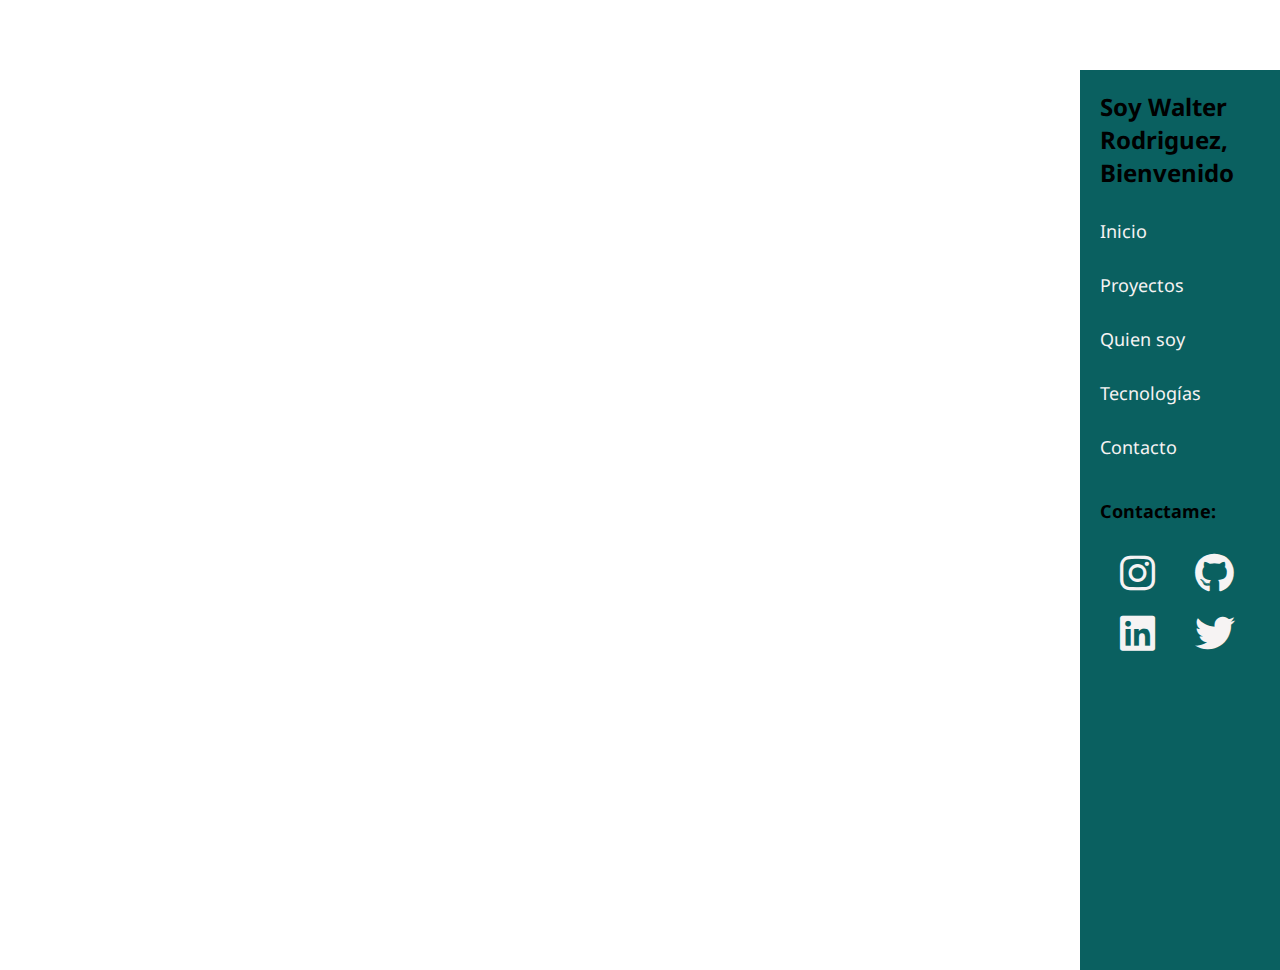
<file: menu.html>
<!DOCTYPE html>
<html lang="en">
<head>
    <meta charset="UTF-8">
    <meta http-equiv="X-UA-Compatible" content="IE=edge">
    <meta name="viewport" content="width=device-width, initial-scale=1.0">
    <link rel="preconnect" href="https://fonts.googleapis.com">
<link rel="preconnect" href="https://fonts.gstatic.com" crossorigin>
<link href="https://fonts.googleapis.com/css2?family=DM+Sans:wght@400;500;700&family=Noto+Sans:ital,wght@0,500;0,700;1,300&display=swap" rel="stylesheet">
<link rel="stylesheet" href="https://cdnjs.cloudflare.com/ajax/libs/font-awesome/6.0.0/css/all.min.css" integrity="sha512-9usAa10IRO0HhonpyAIVpjrylPvoDwiPUiKdWk5t3PyolY1cOd4DSE0Ga+ri4AuTroPR5aQvXU9xC6qOPnzFeg==" crossorigin="anonymous" referrerpolicy="no-referrer" />
    <title>Document</title>
</head>
<style>
    *{
        margin:0;
        padding: 0;
    }
    html{
        font-size: 62.5%;        
        font-family: 'Noto Sans', sans-serif;
    }
    .menu-mobile-container{ 
        position: absolute;
        right: 0;
        width: 200px;
        height: 100%;
        margin-top: 70px;
        background: rgb(10, 96, 96);
        display: flex;
        flex-direction: column;
        /* justify-content: center; */
        align-items: flex-start;
    }
    .menu-mobile-container h2{
        margin-top: 20px;
        margin-left: 20px;
        font-size: 2.4rem;
        margin-bottom: 30px;
    }
    .menu-mobile-container h3{
        margin-top: 10px;
        margin-left: 20px;
        font-size: 1.8rem;
        margin-bottom: 20px;
    }
    .menu-mobile-container ul{
        margin-left: 20px;
        list-style: none;
        text-decoration: none;
    }
    .menu-mobile-container li{
        margin-bottom: 30px;
    }
    .menu-mobile-container a{
        text-decoration: none;
        color: rgb(246, 243, 243);
        font-size: 1.8rem;
    }
    .menu-mobile-container .menu-cantactame{
        display: flex;
        flex-wrap: wrap;
        margin-bottom: 20px;
        
    }
    .menu-mobile-container .menu-cantactame a{
        margin: 10px 20px;
        font-size: 4rem;
    }
</style>
<body>

    <section class="menu-mobile-container">
        <h2>Soy Walter Rodriguez, Bienvenido</h2>
        <ul class="menu-mobile">
            <li><a href="index.html">Inicio</a></li>
            <li><a href="#mis-proyectos">Proyectos</a></li>
            <li><a href="#soy-yo">Quien soy</a></li>
            <li><a href="#tecnologias">Tecnologías</a></li>
            <li><a href="#contactanos">Contacto</a></li>         
        
        </ul>
        <h3> Contactame:</h3>
        <ul class="menu-cantactame">
            <a href="https://www.instagram.com/developer_python_/" class="fab fa-instagram"></a>
            <a href="https://github.com/marvin1604" class="fab fa-github"></a>
            <a href="https://www.linkedin.com/in/walter-rodriguez-sanchez-67bb8a1b5/" class="fab fa-linkedin"></a>
            <a href="https://twitter.com/MarvinR89804251" class="fa-brands fa-twitter"></a>
        </ul>
    </section>
    
        
        
        
        
</body>
</html>
</file>
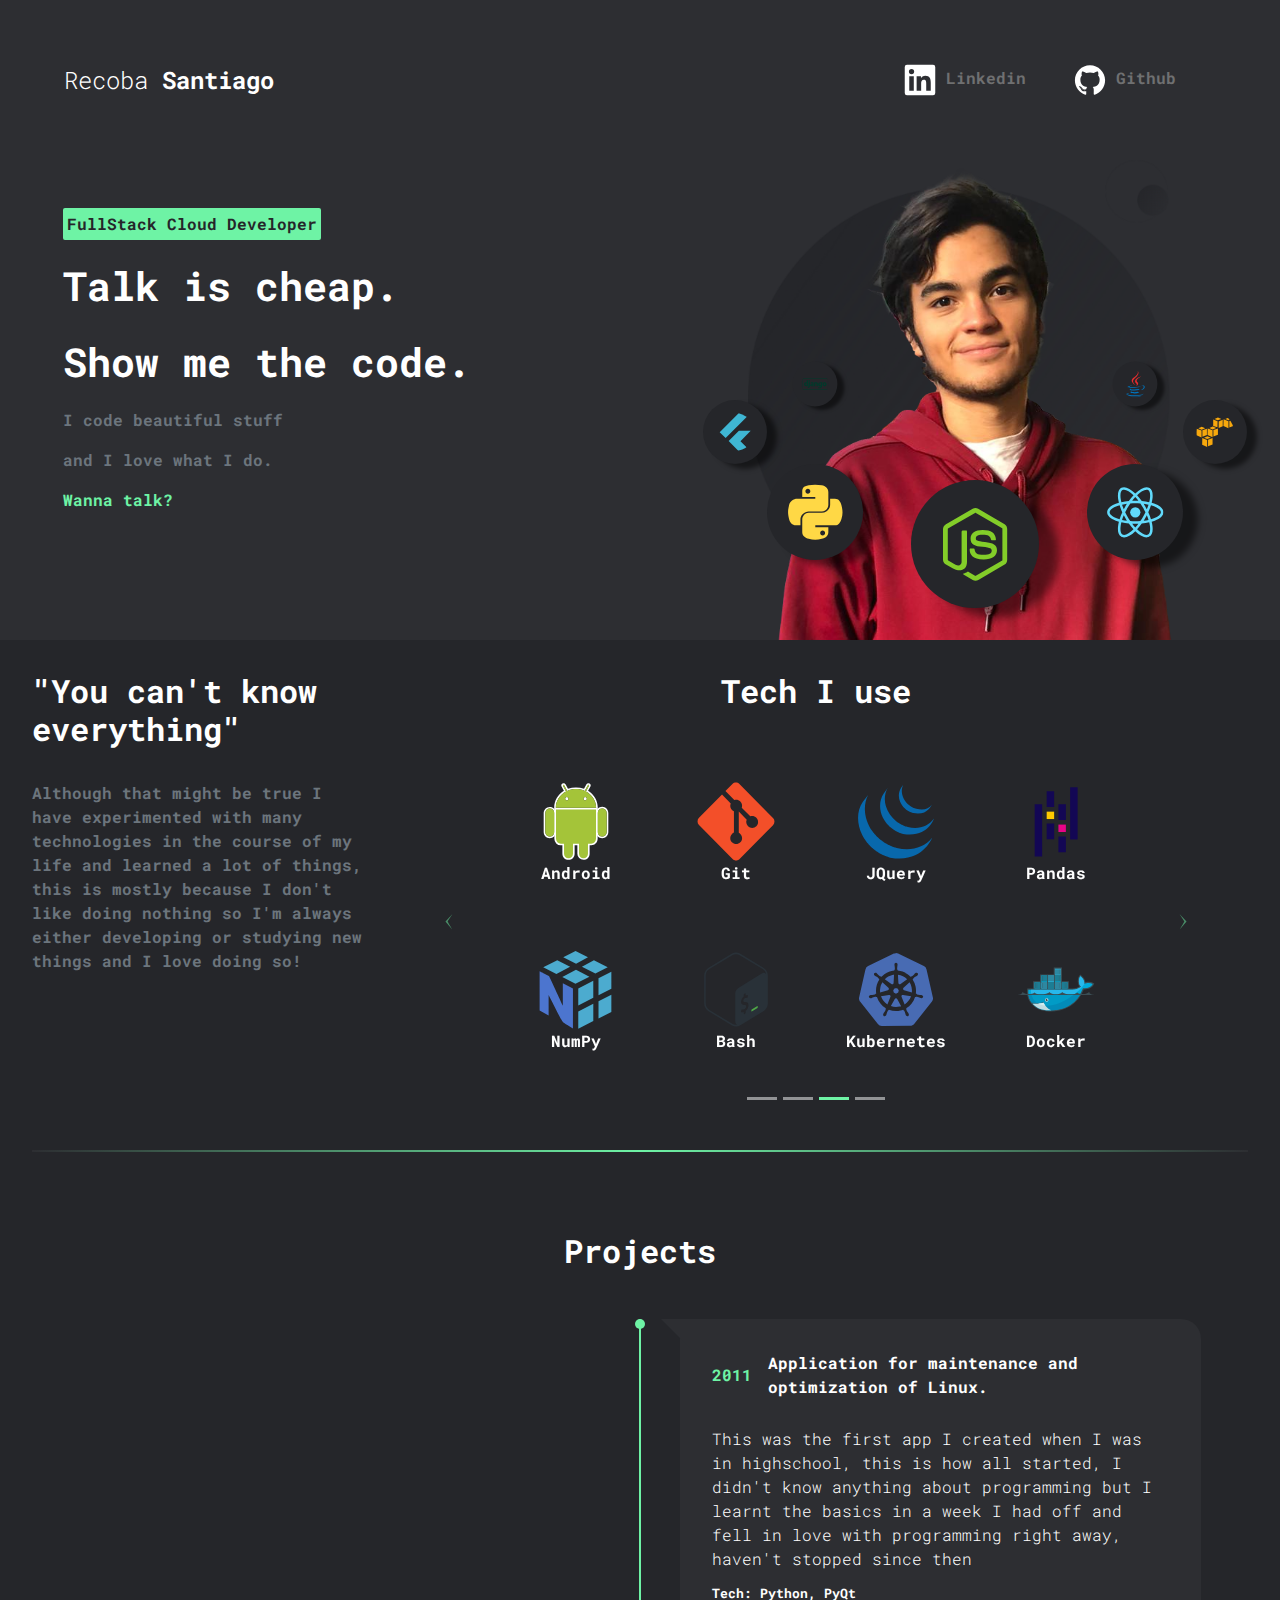
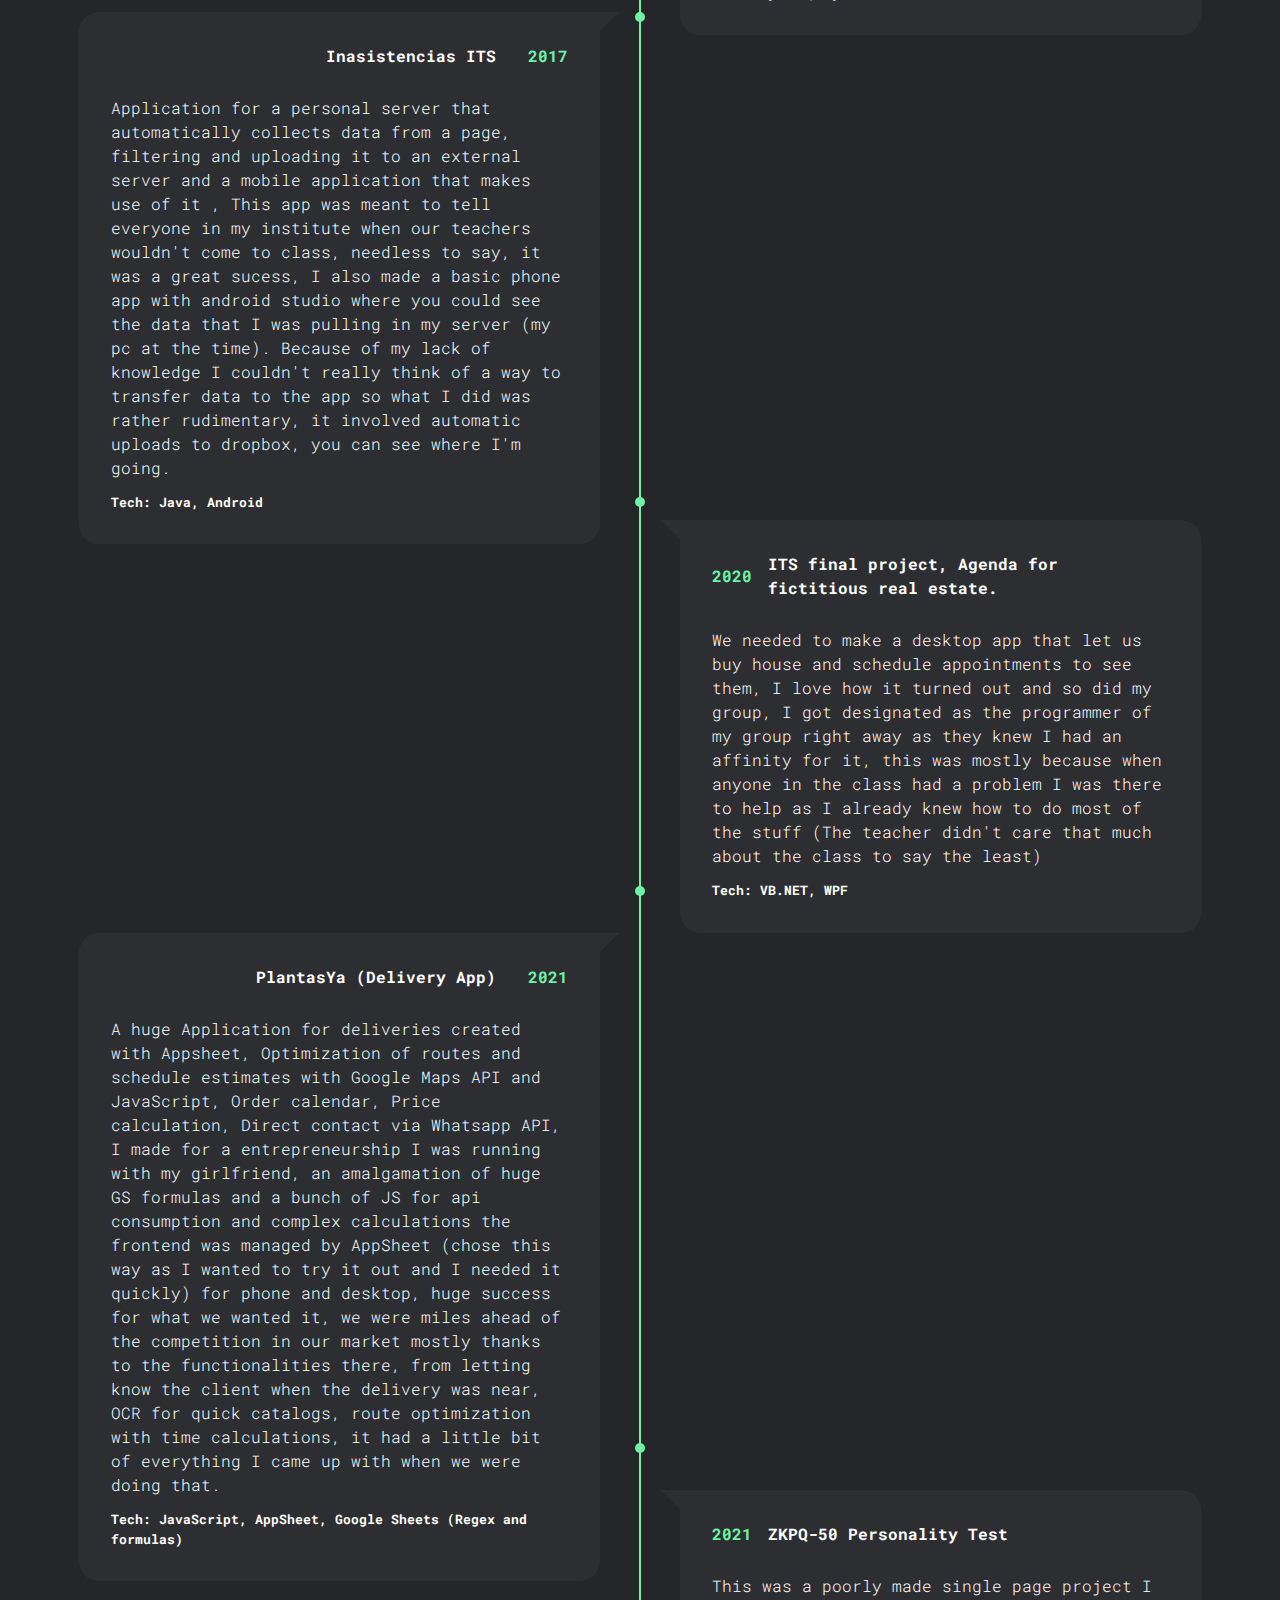
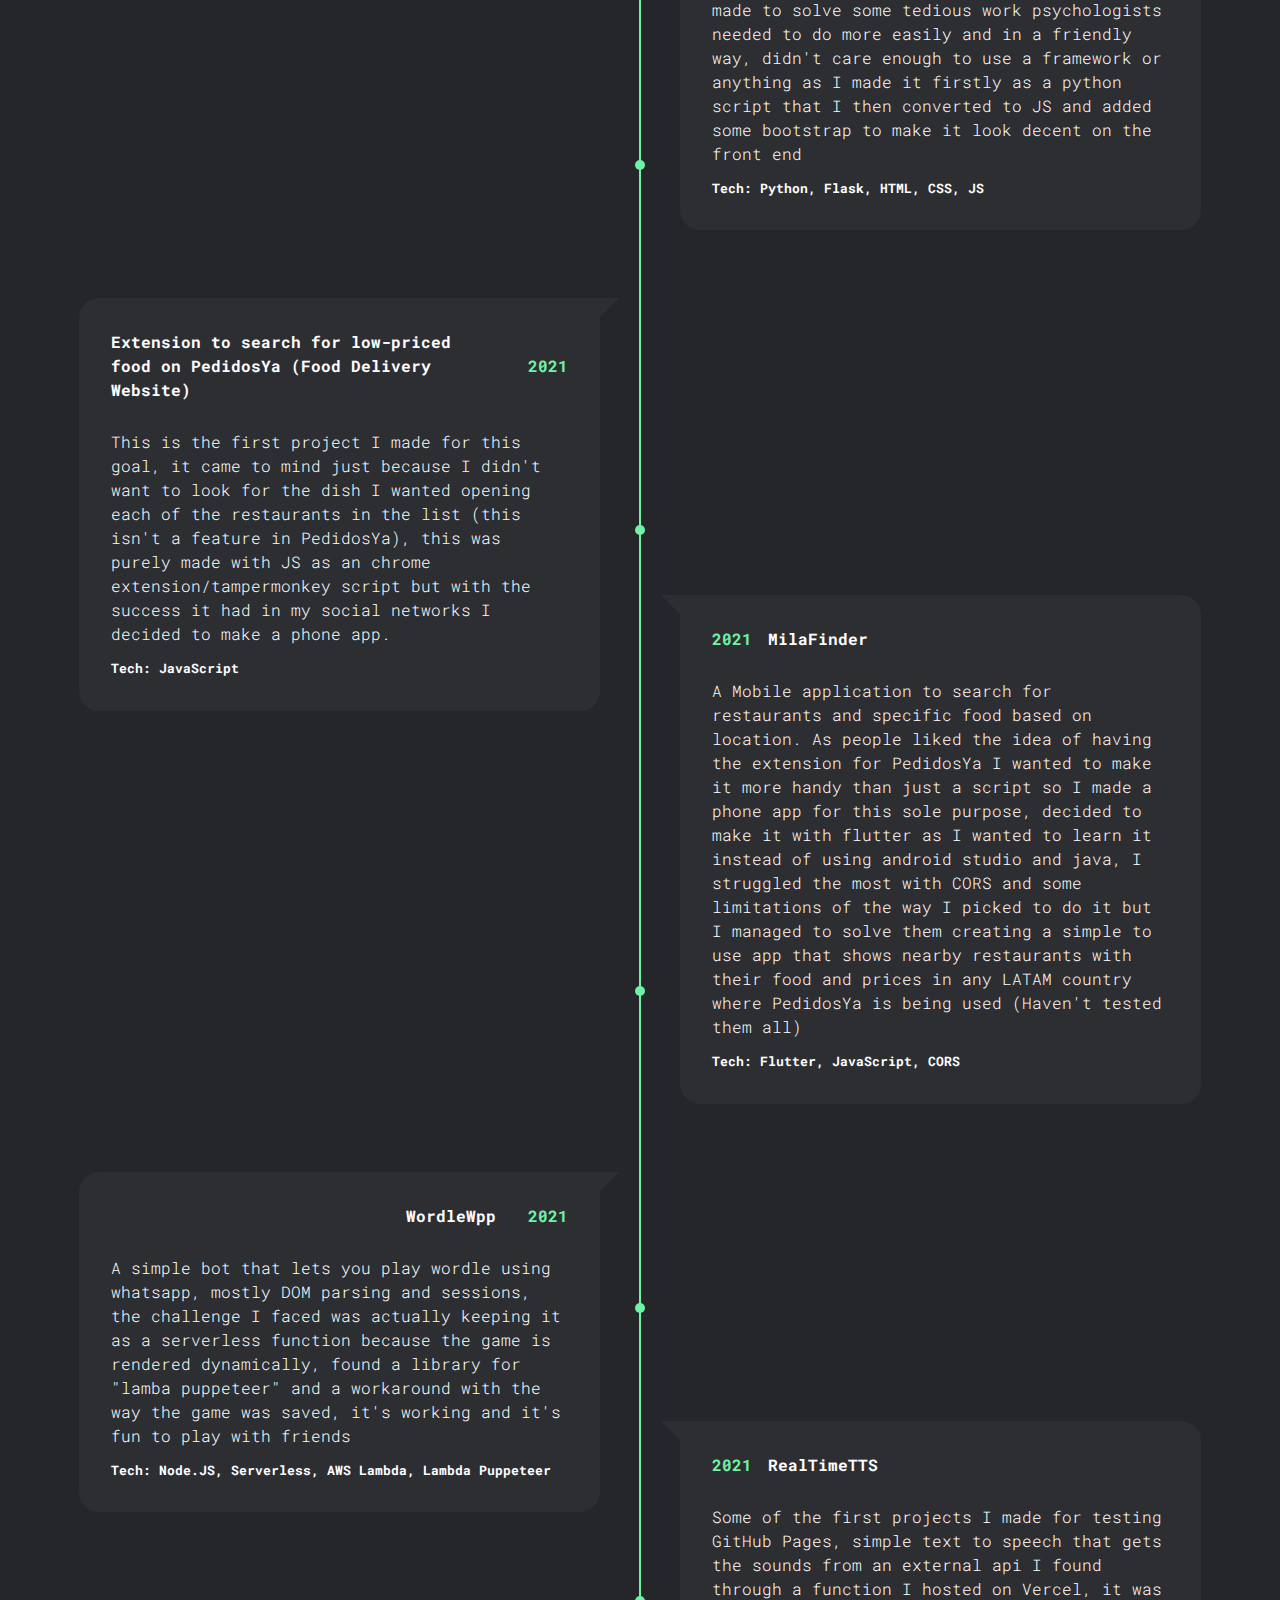
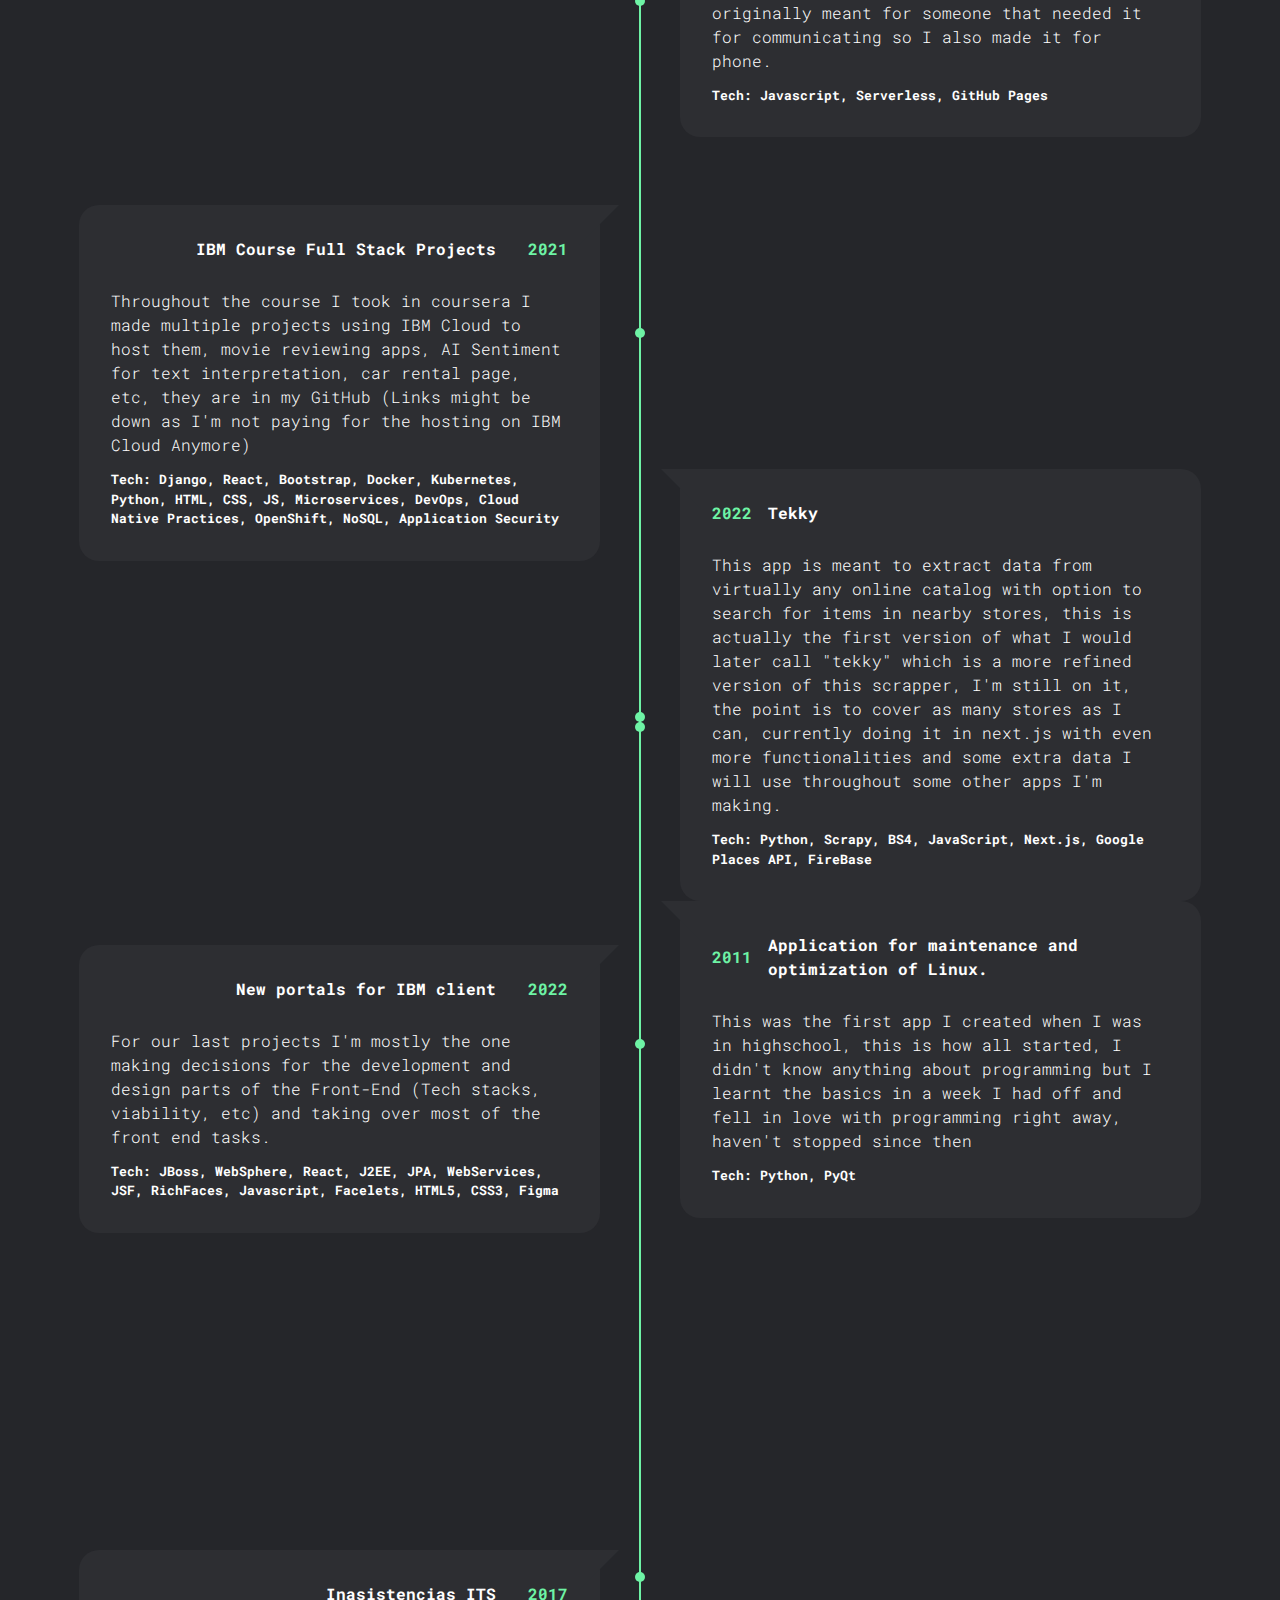
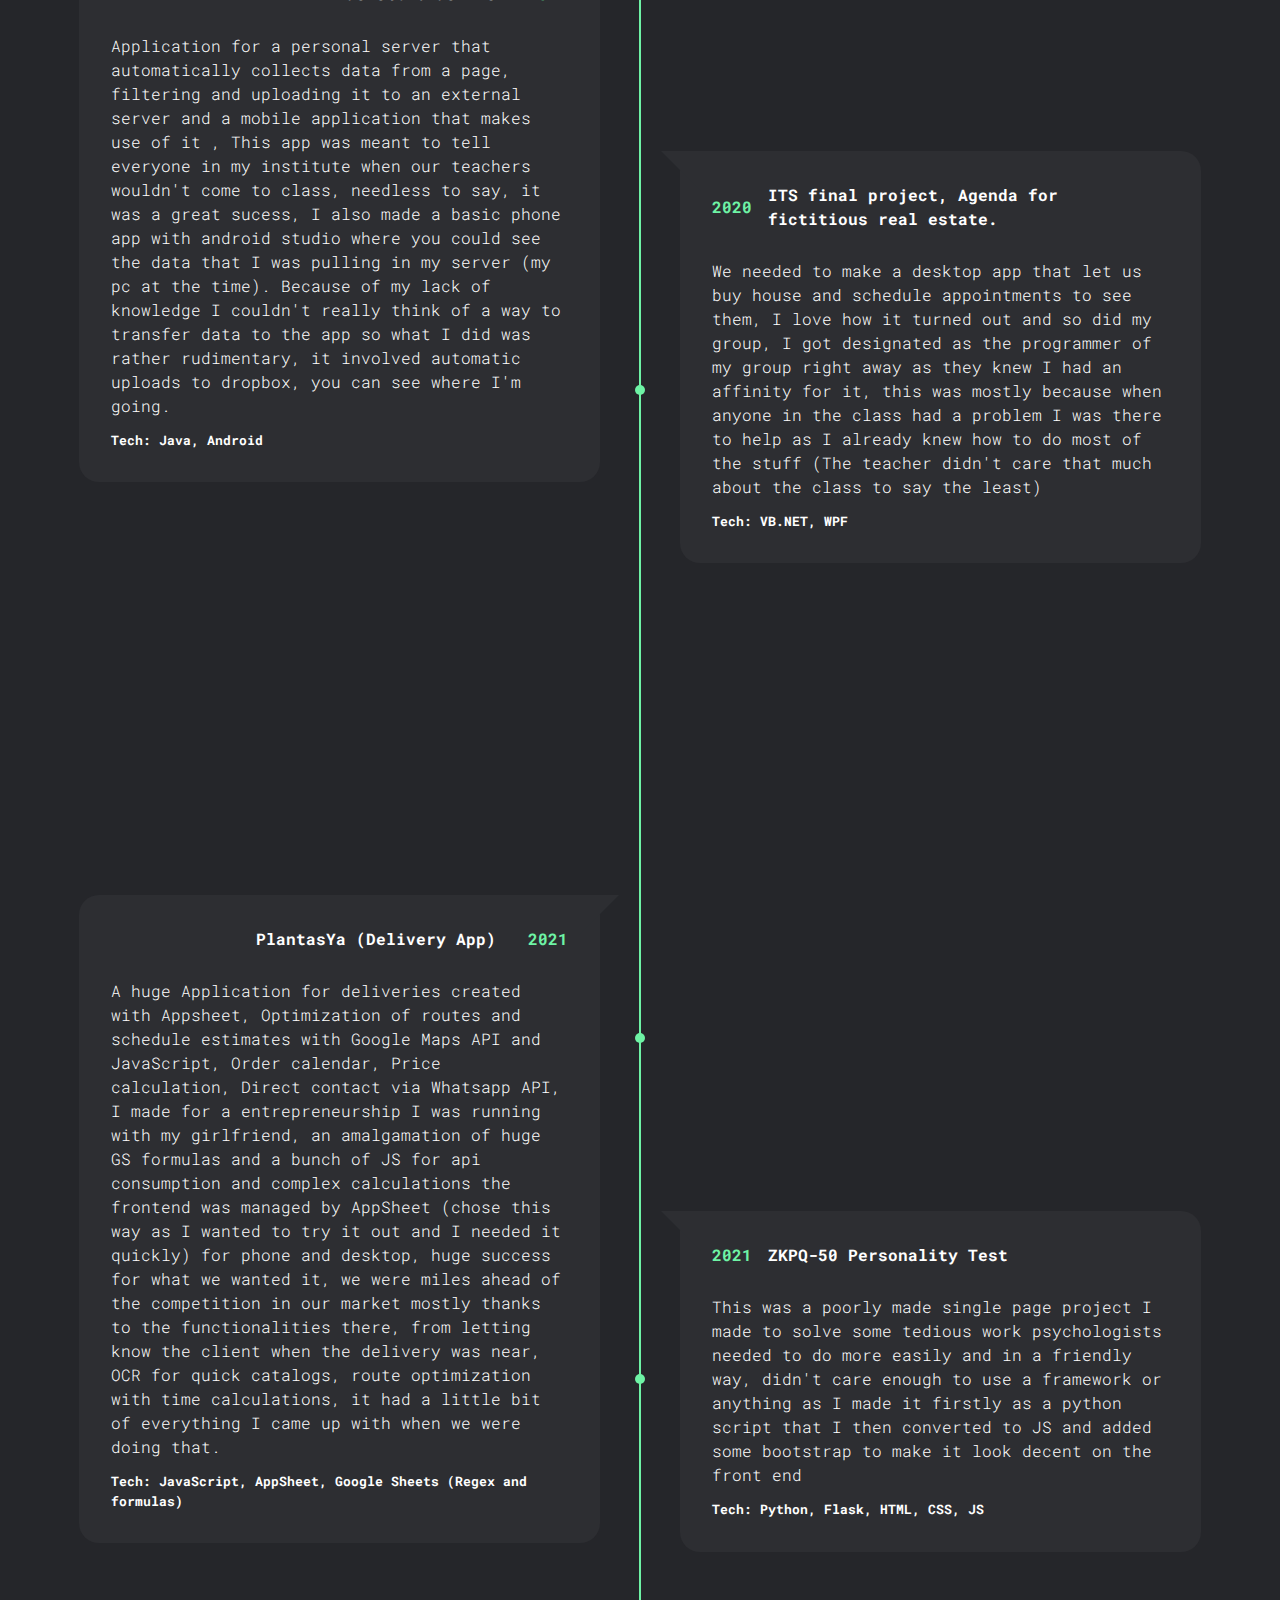
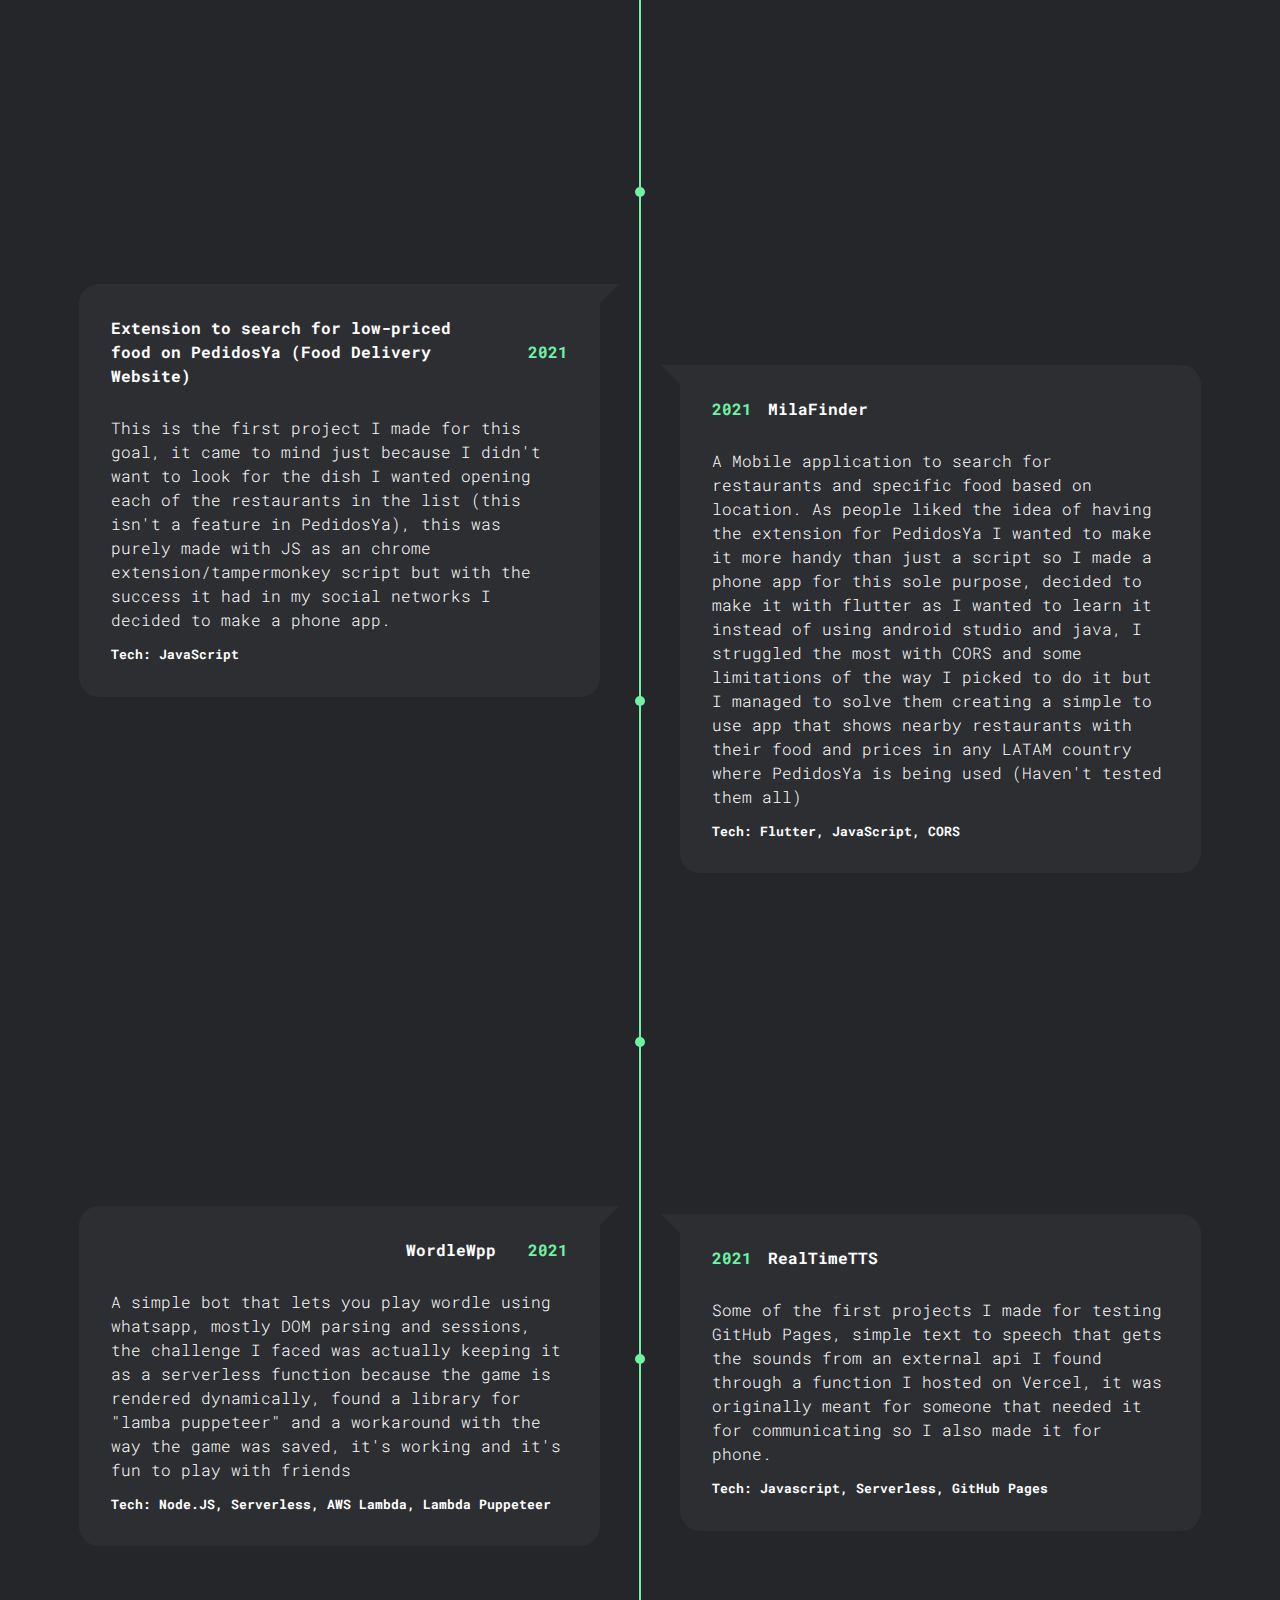
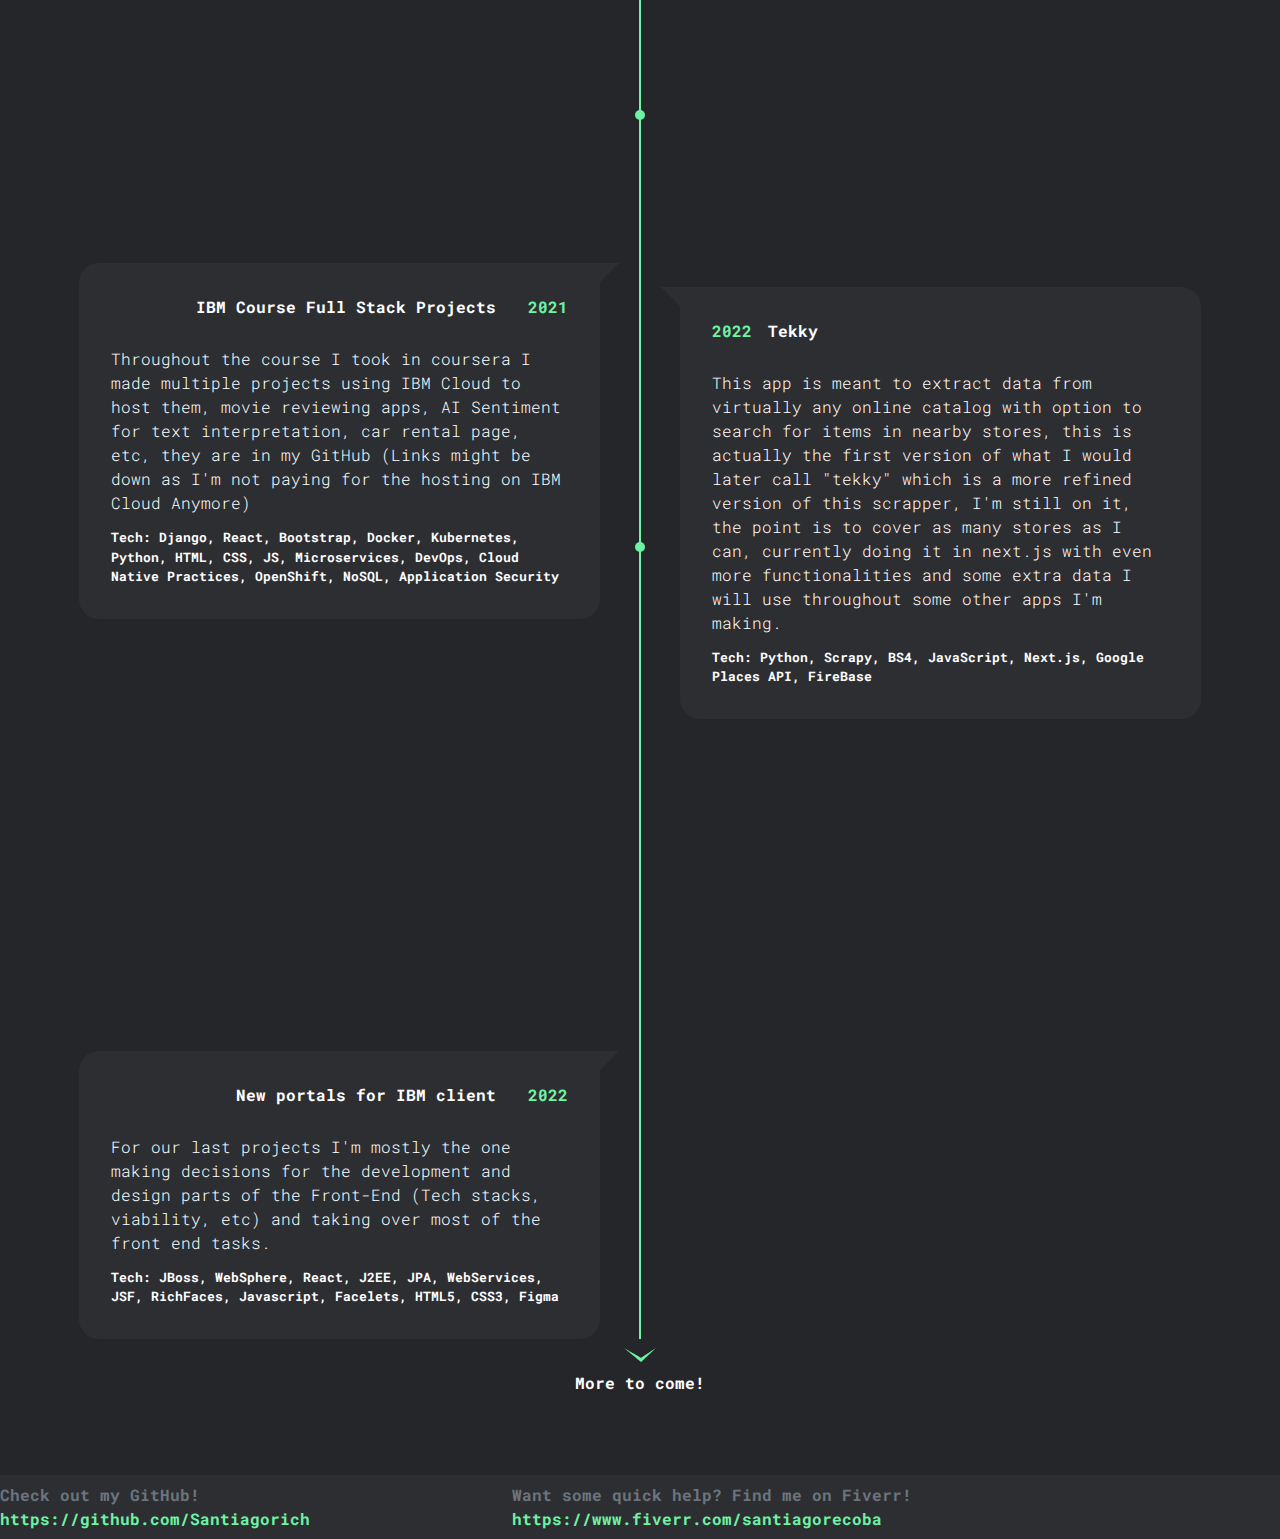
<file: images/tecnologias/Santiago Recoba - Portfolio (WIP).html>
<!DOCTYPE html>
<!-- saved from url=(0042)https://santiagorich.github.io/Portfolio/# -->
<html lang="en"><head><meta http-equiv="Content-Type" content="text/html; charset=UTF-8">
    <title>Santiago Recoba - Portfolio (WIP)</title>
    
    <meta name="viewport" content="width=device-width, initial-scale=1, shrink-to-fit=no">
    <link rel="stylesheet" href="./Santiago Recoba - Portfolio (WIP)_files/bootstrap.min.css" integrity="sha384-ggOyR0iXCbMQv3Xipma34MD+dH/1fQ784/j6cY/iJTQUOhcWr7x9JvoRxT2MZw1T" crossorigin="anonymous">
    <link rel="stylesheet" href="./Santiago Recoba - Portfolio (WIP)_files/devicon.min.css">
    <link rel="stylesheet" href="./Santiago Recoba - Portfolio (WIP)_files/style.css">


</head>
<body><nav class="navbar navbar-dark navbar-fixed-top ">
    <a class="navbar-brand" href="https://santiagorich.github.io/Portfolio/#"><span class="font-weight-light">Recoba</span> Santiago </a>

    <!-- <ul class="navbar-nav ml-auto mr-auto">
        <li class="nav-item active">
                <a class="nav-link" href="#">Services<span class="sr-only">(current)</span></a>
            </li>
            <li class="nav-item">
                <a class="nav-link" href="#">Works</a>
            </li>

            <li class="nav-item">
                <a class="nav-link" href="#">Notes</a>
            </li>
            <li class="nav-item">
                <a class="nav-link" href="#">Contact</a>
            </li>
    </ul> -->
    <div class="buttons">
        <div>
            <a href="https://www.linkedin.com/in/santiago-recoba/">

                <svg viewBox="0 0 128 128">
                    <path d="M116 3H12a8.91 8.91 0 00-9 8.8v104.42a8.91 8.91 0 009 8.78h104a8.93 8.93 0 009-8.81V11.77A8.93 8.93 0 00116 3zM39.17 107H21.06V48.73h18.11zm-9-66.21a10.5 10.5 0 1110.49-10.5 10.5 10.5 0 01-10.54 10.48zM107 107H88.89V78.65c0-6.75-.12-15.44-9.41-15.44s-10.87 7.36-10.87 15V107H50.53V48.73h17.36v8h.24c2.42-4.58 8.32-9.41 17.13-9.41C103.6 47.28 107 59.35 107 75z"></path>
                    </svg>

                <label id="gitlabel" for="buttons">Linkedin</label>
            </a>
        </div>
        <div>
            <a href="https://github.com/Santiagorich">
                <svg viewBox="0 0 128 128">
                            <g><path fill-rule="evenodd" clip-rule="evenodd" d="M64 5.103c-33.347 0-60.388 27.035-60.388 60.388 0 26.682 17.303 49.317 41.297 57.303 3.017.56 4.125-1.31 4.125-2.905 0-1.44-.056-6.197-.082-11.243-16.8 3.653-20.345-7.125-20.345-7.125-2.747-6.98-6.705-8.836-6.705-8.836-5.48-3.748.413-3.67.413-3.67 6.063.425 9.257 6.223 9.257 6.223 5.386 9.23 14.127 6.562 17.573 5.02.542-3.903 2.107-6.568 3.834-8.076-13.413-1.525-27.514-6.704-27.514-29.843 0-6.593 2.36-11.98 6.223-16.21-.628-1.52-2.695-7.662.584-15.98 0 0 5.07-1.623 16.61 6.19C53.7 35 58.867 34.327 64 34.304c5.13.023 10.3.694 15.127 2.033 11.526-7.813 16.59-6.19 16.59-6.19 3.287 8.317 1.22 14.46.593 15.98 3.872 4.23 6.215 9.617 6.215 16.21 0 23.194-14.127 28.3-27.574 29.796 2.167 1.874 4.097 5.55 4.097 11.183 0 8.08-.07 14.583-.07 16.572 0 1.607 1.088 3.49 4.148 2.897 23.98-7.994 41.263-30.622 41.263-57.294C124.388 32.14 97.35 5.104 64 5.104z"></path><path d="M26.484 91.806c-.133.3-.605.39-1.035.185-.44-.196-.685-.605-.543-.906.13-.31.603-.395 1.04-.188.44.197.69.61.537.91zm2.446 2.729c-.287.267-.85.143-1.232-.28-.396-.42-.47-.983-.177-1.254.298-.266.844-.14 1.24.28.394.426.472.984.17 1.255zM31.312 98.012c-.37.258-.976.017-1.35-.52-.37-.538-.37-1.183.01-1.44.373-.258.97-.025 1.35.507.368.545.368 1.19-.01 1.452zm3.261 3.361c-.33.365-1.036.267-1.552-.23-.527-.487-.674-1.18-.343-1.544.336-.366 1.045-.264 1.564.23.527.486.686 1.18.333 1.543zm4.5 1.951c-.147.473-.825.688-1.51.486-.683-.207-1.13-.76-.99-1.238.14-.477.823-.7 1.512-.485.683.206 1.13.756.988 1.237zm4.943.361c.017.498-.563.91-1.28.92-.723.017-1.308-.387-1.315-.877 0-.503.568-.91 1.29-.924.717-.013 1.306.387 1.306.88zm4.598-.782c.086.485-.413.984-1.126 1.117-.7.13-1.35-.172-1.44-.653-.086-.498.422-.997 1.122-1.126.714-.123 1.354.17 1.444.663zm0 0"></path></g>
                            </svg>
                <label id="gitlabel" for="buttons">Github</label>
            </a>
        </div>



    </div>

    <!-- <div class="email">
            <svg xmlns="http://www.w3.org/2000/svg" viewBox="-2 -5 24 24" width="24"><path d="M3.598 2l5.747 5.12a1 1 0 0 0 1.33 0L16.423 2H3.598zM18 3.273l-5.994 5.341a3 3 0 0 1-3.992 0L2 3.254V12h16V3.273zM2 0h16a2 2 0 0 1 2 2v10a2 2 0 0 1-2 2H2a2 2 0 0 1-2-2V2a2 2 0 0 1 2-2z"></path></svg>
        </div> -->
</nav>



    <!-- <div class="profile row">
        <img src="pp.jpg" alt="">
        <div class="col">
            <p class="font-weight-bolder">
                <span>Santiago Recoba - </span>
                <span class="age">21</span>
            </p>
            <p class="font-italic small font-weight-bold">
                FullStack Cloud Developer
            </p>
            <p class="font-weight-normal small mt-2">Proactive attitude, great capacity for adaptation and learning, desire to progress and openness to knowledge. Interest in developing my skills in any technological/computer field. Fluent in English and a lot of self-taught knowledge about
                software development of different areas, I started programming at a very young age and find it easy to program in most languages. I have gained experience doing projects for multiple pages and tasks, whenever I find a problem or potential
                optimization that I can solve/achieve with code, I will code till i get it done.</p>
        </div>

    </div> -->
    <div class="container-fluid" id="topdiv">
        <div class="row">
            <div class="col textincenter m-5">
                <div class="chip">
                    <span>FullStack Cloud Developer</span>
                </div>
                <div class="saying">
                    <p>Talk is cheap.</p>
                    <p>Show me the code.</p>
                </div>
                <div class="text-muted">

                    <p>I code beautiful stuff</p>
                    <p>and I love what I do.</p>
                </div>
                <a class="contactme" href="https://api.whatsapp.com/send/?phone=59895464867">Wanna talk?</a>
            </div>

            <div class="col mecont">
                <div class="bubbles">
                    <div class="bubble">
                        <svg viewBox="0 0 128 128">
                            <path d="M127 44.9c0-4.3-3.5-7.9-7.9-7.9H8.9C4.5 37 1 40.5 1 44.9v39.3C1 88.5 4.5 92 8.9 92h110.3c4.3 0 7.9-3.5 7.9-7.9V44.9zm-2 39.2c0 3.2-2.6 5.9-5.9 5.9H8.9C5.6 90 3 87.4 3 84.1V44.9C3 41.6 5.6 39 8.9 39h110.2c3.2 0 5.9 2.6 5.9 5.9v39.2zM30 46h-6v9.2c-1-.2-1.7-.3-2.6-.3-6.1 0-10.1 3.9-10.1 9.9 0 6.2 3.9 9.4 11 9.4 2.4 0 4.8-.2 7.8-.8V46zm-6 23.3c-1 .1-1.5.2-2.1.2-3 0-4.7-1.7-4.7-4.8 0-3.2 1.8-5 4.8-5 .7 0 1.1.1 2.1.3v9.3zM33 46h6v6h-6zm0 20.9c0 5.1-.2 7-1 8.7-.8 1.6-2 2.7-4.6 3.9l5.5 2.6c2.6-1.3 3.9-2.5 4.8-4.3 1-1.9 1.4-4.2 1.4-8.9V55h-6v11.9zm17.5-12c-2.7 0-4.5.5-7.5 1.8v4.5c2-1.2 4.3-1.8 6.4-1.8 1.5 0 1.6.4 1.6 1.4v1.3c-6 .6-9.9 2.5-9.9 6.6 0 3.8 1.9 5.5 6.8 5.5 2.4 0 6.1-.3 8.1-.6V61.7c0-2.4.4-3.6-.1-4.5-.9-1.5-2.4-2.3-5.4-2.3zm.5 15c-1 .2-1.6.3-2.5.3-1.6 0-2.5-.5-2.5-1.7 0-1.5 2-2.1 5-2.5v3.9zm17.5-15c-2.9 0-5.5.4-9.5 1.3V74h6V60.1c1-.3 2.1-.4 2.9-.4 2.1 0 3.1.8 3.1 3.1V74h6V62.5c0-2.9-.6-4.3-1.8-5.6-1.3-1.3-3.7-2-6.7-2zm29 5.1l2.1-4.2c-2.8-.6-5.1-.8-7.6-.8-8.6 0-13.4 3.8-13.4 10.4 0 5.4 3.3 8.8 8.4 8.8 1.5 0 2.8-.2 3.8-.8v.1c0 3.7-1.8 5.3-5.6 5.3-2.2 0-4.4-.5-6.4-1.6v5.4c2 .8 4.1 1.1 6.4 1.1 4.5 0 7.9-1.4 9.7-4.3 1.3-1.9 1.9-4.3 1.9-9.3v-1.6l-.2-2.4-.2-3.1-.4-2.5v-.6c2 .1 0-.2 1.5.1zM91 68.6v.4c-1 .2-1.4.4-2.2.4-2.6 0-4-1.7-4-4.6 0-2.1.7-3.8 2.1-4.6.9-.6 2.2-1.2 3.4-1.2h.7v9.6zm17.9-13.7c-6 0-9.7 3.8-9.7 10 0 5.9 3.6 9.6 9.5 9.6s9.7-3.8 9.7-10c-.1-6-3.7-9.6-9.5-9.6zm-.1 14.9c-2.3 0-3.6-1.9-3.6-5.1 0-3.2 1.3-5.1 3.7-5.1 2.2 0 3.5 1.9 3.5 5.1-.1 3.2-1.4 5.1-3.6 5.1z" fill="#003A2B"></path>
                            </svg>
                    </div>

                    <div class="bubble">
                        <svg viewBox="0 0 128 128">
                            <path fill="#3FB6D3" d="M12.3 64.2L76.3 0h39.4L32.1 83.6zM76.3 128h39.4L81.6 93.9l34.1-34.8H76.3L42.2 93.5z"></path>
                            </svg>
                    </div>
                    <div class="bubble">

                        <svg viewBox="0 0 128 128">
                            <path fill="#FFD845" d="M49.33 62h29.159C86.606 62 93 55.132 93 46.981V19.183c0-7.912-6.632-13.856-14.555-15.176-5.014-.835-10.195-1.215-15.187-1.191-4.99.023-9.612.448-13.805 1.191C37.098 6.188 35 10.758 35 19.183V30h29v4H23.776c-8.484 0-15.914 5.108-18.237 14.811-2.681 11.12-2.8 17.919 0 29.53C7.614 86.983 12.569 93 21.054 93H31V79.952C31 70.315 39.428 62 49.33 62zm-1.838-39.11c-3.026 0-5.478-2.479-5.478-5.545 0-3.079 2.451-5.581 5.478-5.581 3.015 0 5.479 2.502 5.479 5.581-.001 3.066-2.465 5.545-5.479 5.545zm74.789 25.921C120.183 40.363 116.178 34 107.682 34H97v12.981C97 57.031 88.206 65 78.489 65H49.33C41.342 65 35 72.326 35 80.326v27.8c0 7.91 6.745 12.564 14.462 14.834 9.242 2.717 17.994 3.208 29.051 0C85.862 120.831 93 116.549 93 108.126V97H64v-4h43.682c8.484 0 11.647-5.776 14.599-14.66 3.047-9.145 2.916-17.799 0-29.529zm-41.955 55.606c3.027 0 5.479 2.479 5.479 5.547 0 3.076-2.451 5.579-5.479 5.579-3.015 0-5.478-2.502-5.478-5.579 0-3.068 2.463-5.547 5.478-5.547z"></path>
                            </svg>
                    </div>
                    <div class="bubble">
                        <svg viewBox="0 0 128 128">
                            <path fill="#83CD29" d="M112.771 30.334L68.674 4.729c-2.781-1.584-6.402-1.584-9.205 0L14.901 30.334C12.031 31.985 10 35.088 10 38.407v51.142c0 3.319 2.084 6.423 4.954 8.083l11.775 6.688c5.628 2.772 7.617 2.772 10.178 2.772 8.333 0 13.093-5.039 13.093-13.828v-50.49c0-.713-.371-1.774-1.071-1.774h-5.623C42.594 41 41 42.061 41 42.773v50.49c0 3.896-3.524 7.773-10.11 4.48L18.723 90.73c-.424-.23-.723-.693-.723-1.181V38.407c0-.482.555-.966.982-1.213l44.424-25.561c.415-.235 1.025-.235 1.439 0l43.882 25.555c.42.253.272.722.272 1.219v51.142c0 .488.183.963-.232 1.198l-44.086 25.576c-.378.227-.847.227-1.261 0l-11.307-6.749c-.341-.198-.746-.269-1.073-.086-3.146 1.783-3.726 2.02-6.677 3.043-.726.253-1.797.692.41 1.929l14.798 8.754a9.294 9.294 0 004.647 1.246c1.642 0 3.25-.426 4.667-1.246l43.885-25.582c2.87-1.672 4.23-4.764 4.23-8.083V38.407c0-3.319-1.36-6.414-4.229-8.073zM77.91 81.445c-11.726 0-14.309-3.235-15.17-9.066-.1-.628-.633-1.379-1.272-1.379h-5.731c-.709 0-1.279.86-1.279 1.566 0 7.466 4.059 16.512 23.453 16.512 14.039 0 22.088-5.455 22.088-15.109 0-9.572-6.467-12.084-20.082-13.886-13.762-1.819-15.16-2.738-15.16-5.962 0-2.658 1.184-6.203 11.374-6.203 9.105 0 12.461 1.954 13.842 8.091.118.577.645.991 1.24.991h5.754c.354 0 .692-.143.94-.396.24-.272.367-.613.335-.979-.891-10.568-7.912-15.493-22.112-15.493-12.631 0-20.166 5.334-20.166 14.275 0 9.698 7.497 12.378 19.622 13.577 14.505 1.422 15.633 3.542 15.633 6.395 0 4.955-3.978 7.066-13.309 7.066z"></path>
                            </svg> </div>
                    <div class="bubble">
                        <svg viewBox="0 0 128 128">
                            <g fill="#61DAFB"><circle cx="64" cy="64" r="11.4"></circle><path d="M107.3 45.2c-2.2-.8-4.5-1.6-6.9-2.3.6-2.4 1.1-4.8 1.5-7.1 2.1-13.2-.2-22.5-6.6-26.1-1.9-1.1-4-1.6-6.4-1.6-7 0-15.9 5.2-24.9 13.9-9-8.7-17.9-13.9-24.9-13.9-2.4 0-4.5.5-6.4 1.6-6.4 3.7-8.7 13-6.6 26.1.4 2.3.9 4.7 1.5 7.1-2.4.7-4.7 1.4-6.9 2.3C8.2 50 1.4 56.6 1.4 64s6.9 14 19.3 18.8c2.2.8 4.5 1.6 6.9 2.3-.6 2.4-1.1 4.8-1.5 7.1-2.1 13.2.2 22.5 6.6 26.1 1.9 1.1 4 1.6 6.4 1.6 7.1 0 16-5.2 24.9-13.9 9 8.7 17.9 13.9 24.9 13.9 2.4 0 4.5-.5 6.4-1.6 6.4-3.7 8.7-13 6.6-26.1-.4-2.3-.9-4.7-1.5-7.1 2.4-.7 4.7-1.4 6.9-2.3 12.5-4.8 19.3-11.4 19.3-18.8s-6.8-14-19.3-18.8zM92.5 14.7c4.1 2.4 5.5 9.8 3.8 20.3-.3 2.1-.8 4.3-1.4 6.6-5.2-1.2-10.7-2-16.5-2.5-3.4-4.8-6.9-9.1-10.4-13 7.4-7.3 14.9-12.3 21-12.3 1.3 0 2.5.3 3.5.9zM81.3 74c-1.8 3.2-3.9 6.4-6.1 9.6-3.7.3-7.4.4-11.2.4-3.9 0-7.6-.1-11.2-.4-2.2-3.2-4.2-6.4-6-9.6-1.9-3.3-3.7-6.7-5.3-10 1.6-3.3 3.4-6.7 5.3-10 1.8-3.2 3.9-6.4 6.1-9.6 3.7-.3 7.4-.4 11.2-.4 3.9 0 7.6.1 11.2.4 2.2 3.2 4.2 6.4 6 9.6 1.9 3.3 3.7 6.7 5.3 10-1.7 3.3-3.4 6.6-5.3 10zm8.3-3.3c1.5 3.5 2.7 6.9 3.8 10.3-3.4.8-7 1.4-10.8 1.9 1.2-1.9 2.5-3.9 3.6-6 1.2-2.1 2.3-4.2 3.4-6.2zM64 97.8c-2.4-2.6-4.7-5.4-6.9-8.3 2.3.1 4.6.2 6.9.2 2.3 0 4.6-.1 6.9-.2-2.2 2.9-4.5 5.7-6.9 8.3zm-18.6-15c-3.8-.5-7.4-1.1-10.8-1.9 1.1-3.3 2.3-6.8 3.8-10.3 1.1 2 2.2 4.1 3.4 6.1 1.2 2.2 2.4 4.1 3.6 6.1zm-7-25.5c-1.5-3.5-2.7-6.9-3.8-10.3 3.4-.8 7-1.4 10.8-1.9-1.2 1.9-2.5 3.9-3.6 6-1.2 2.1-2.3 4.2-3.4 6.2zM64 30.2c2.4 2.6 4.7 5.4 6.9 8.3-2.3-.1-4.6-.2-6.9-.2-2.3 0-4.6.1-6.9.2 2.2-2.9 4.5-5.7 6.9-8.3zm22.2 21l-3.6-6c3.8.5 7.4 1.1 10.8 1.9-1.1 3.3-2.3 6.8-3.8 10.3-1.1-2.1-2.2-4.2-3.4-6.2zM31.7 35c-1.7-10.5-.3-17.9 3.8-20.3 1-.6 2.2-.9 3.5-.9 6 0 13.5 4.9 21 12.3-3.5 3.8-7 8.2-10.4 13-5.8.5-11.3 1.4-16.5 2.5-.6-2.3-1-4.5-1.4-6.6zM7 64c0-4.7 5.7-9.7 15.7-13.4 2-.8 4.2-1.5 6.4-2.1 1.6 5 3.6 10.3 6 15.6-2.4 5.3-4.5 10.5-6 15.5C15.3 75.6 7 69.6 7 64zm28.5 49.3c-4.1-2.4-5.5-9.8-3.8-20.3.3-2.1.8-4.3 1.4-6.6 5.2 1.2 10.7 2 16.5 2.5 3.4 4.8 6.9 9.1 10.4 13-7.4 7.3-14.9 12.3-21 12.3-1.3 0-2.5-.3-3.5-.9zM96.3 93c1.7 10.5.3 17.9-3.8 20.3-1 .6-2.2.9-3.5.9-6 0-13.5-4.9-21-12.3 3.5-3.8 7-8.2 10.4-13 5.8-.5 11.3-1.4 16.5-2.5.6 2.3 1 4.5 1.4 6.6zm9-15.6c-2 .8-4.2 1.5-6.4 2.1-1.6-5-3.6-10.3-6-15.6 2.4-5.3 4.5-10.5 6-15.5 13.8 4 22.1 10 22.1 15.6 0 4.7-5.8 9.7-15.7 13.4z"></path></g>
                            </svg>
                    </div>
                    <div class="bubble">
                        <svg viewBox="0 0 128 128">
                            <path fill="#F7A80D" d="M38.089 77.466l-11.4 4.896 10.559 4.514 12.241-4.514-11.4-4.896zm-17.138 6.12l-.382 22.034 16.679 7.345V90.089l-16.297-6.503zm34.276 0l-15.073 5.739V110.9l15.073-6.121V83.586zm17.979-68.551L61.73 19.931l10.635 4.515 12.241-4.515-11.4-4.896zm-15.914 6.503v22.034l14.231 4.132.459-20.046-14.69-6.12zm31.828 1.224L75.654 28.5v21.652l13.466-6.121V22.762zM19.306 46.047L7.907 50.944l10.558 4.514 12.241-4.514-11.4-4.897zM2.168 52.168l-.382 22.034 16.679 7.345V58.671L2.168 52.168zm34.275 0l-15.071 5.738V79.48l15.071-6.12V52.168zm19.587-6.937l-11.4 4.897 10.558 4.514 12.241-4.514-11.399-4.897zm-17.137 6.121l-.383 22.035 16.679 7.345V57.855l-16.296-6.503zm34.275 0L58.096 57.09v21.576l15.072-6.121V51.352zm35.908-36.317l-11.399 4.896 10.559 4.515 12.241-4.515-11.401-4.896zm-17.137 6.121l-.382 22.034 16.679 7.344V27.658l-16.297-6.502zm34.275 0l-15.071 5.738v21.575l15.071-6.12V21.156z"></path>
                            </svg>
                    </div>
                    <div class="bubble">
                        <svg viewBox="0 0 128 128">
                            <path fill="#0074BD" d="M47.617 98.12s-4.767 2.774 3.397 3.71c9.892 1.13 14.947.968 25.845-1.092 0 0 2.871 1.795 6.873 3.351-24.439 10.47-55.308-.607-36.115-5.969zm-2.988-13.665s-5.348 3.959 2.823 4.805c10.567 1.091 18.91 1.18 33.354-1.6 0 0 1.993 2.025 5.132 3.131-29.542 8.64-62.446.68-41.309-6.336z"></path><path fill="#EA2D2E" d="M69.802 61.271c6.025 6.935-1.58 13.17-1.58 13.17s15.289-7.891 8.269-17.777c-6.559-9.215-11.587-13.792 15.635-29.58 0 .001-42.731 10.67-22.324 34.187z"></path><path fill="#0074BD" d="M102.123 108.229s3.529 2.91-3.888 5.159c-14.102 4.272-58.706 5.56-71.094.171-4.451-1.938 3.899-4.625 6.526-5.192 2.739-.593 4.303-.485 4.303-.485-4.953-3.487-32.013 6.85-13.743 9.815 49.821 8.076 90.817-3.637 77.896-9.468zM49.912 70.294s-22.686 5.389-8.033 7.348c6.188.828 18.518.638 30.011-.326 9.39-.789 18.813-2.474 18.813-2.474s-3.308 1.419-5.704 3.053c-23.042 6.061-67.544 3.238-54.731-2.958 10.832-5.239 19.644-4.643 19.644-4.643zm40.697 22.747c23.421-12.167 12.591-23.86 5.032-22.285-1.848.385-2.677.72-2.677.72s.688-1.079 2-1.543c14.953-5.255 26.451 15.503-4.823 23.725 0-.002.359-.327.468-.617z"></path><path fill="#EA2D2E" d="M76.491 1.587S89.459 14.563 64.188 34.51c-20.266 16.006-4.621 25.13-.007 35.559-11.831-10.673-20.509-20.07-14.688-28.815C58.041 28.42 81.722 22.195 76.491 1.587z"></path><path fill="#0074BD" d="M52.214 126.021c22.476 1.437 57-.8 57.817-11.436 0 0-1.571 4.032-18.577 7.231-19.186 3.612-42.854 3.191-56.887.874 0 .001 2.875 2.381 17.647 3.331z"></path>
                            </svg>
                    </div>
                </div>
                <div class="bigme">
                    <img src="./Santiago Recoba - Portfolio (WIP)_files/medivbg.png" alt="">

                </div>


            </div>

        </div>
    </div>

    <div class="container-fluid align-content-center mb-0" id="middlediv">
        <div class="row">
            <div id="expl" class="col">
                <div>
                    <h2 id="explainheader">"You can't know everything"</h2>
                    <div id="explaintext" class="text-muted">
                        <p>Although that might be true I have experimented with many technologies in the course of my life and learned a lot of things, this is mostly because I don't like doing nothing so I'm always either developing or studying new things
                            and I love doing so!</p>
                    </div>
                    <!-- <p class="gotext">Go ahead and hover over the icons to see what I've been up to! (WIP)</p> -->
                </div>
            </div>
            <div class="col">
                <div>

                    <h2 class="text-center">Tech I use</h2>
                    <div class=" mx-auto"> </div>
                    <div id="carouselcontrol" class="carousel slide" data-ride="carousel" data-interval="0">
                        <div class="carousel-inner">
                            <div class="carousel-item">
                                <div class="langcontainer">
                                    <div class="lang text-center">
                                        <img src="./Santiago Recoba - Portfolio (WIP)_files/javascript-original.svg">
                                        <p>Javascript</p>
                                    </div>
                                    <div class="lang text-center">
                                        <img src="./Santiago Recoba - Portfolio (WIP)_files/python-original.svg">
                                        <p>Python</p>
                                    </div>
                                    <div class="lang text-center">
                                        <img src="./Santiago Recoba - Portfolio (WIP)_files/java-original.svg">
                                        <p>Java</p>
                                    </div>
                                    <div class="lang text-center">
                                        <img src="./Santiago Recoba - Portfolio (WIP)_files/csharp-original.svg">
                                        <p>C#</p>
                                    </div>
                                    <div class="lang text-center">
                                        <img src="./Santiago Recoba - Portfolio (WIP)_files/html5-original.svg">
                                        <p>HTML</p>
                                    </div>
                                    <div class="lang text-center">
                                        <img src="./Santiago Recoba - Portfolio (WIP)_files/css3-original.svg">
                                        <p>CSS</p>
                                    </div>
                                    <div class="lang text-center">
                                        <img src="./Santiago Recoba - Portfolio (WIP)_files/react-original.svg">
                                        <p>React</p>
                                    </div>
                                    <div class="lang text-center">
                                        <img src="./Santiago Recoba - Portfolio (WIP)_files/figma-original.svg">
                                        <p>Figma</p>
                                    </div>
                                </div>
                            </div>
                            <div class="carousel-item">
                                <div class="langcontainer">
                                    <div class="lang text-center">
                                        <img src="./Santiago Recoba - Portfolio (WIP)_files/tailwindcss-plain.svg">
                                        <p>Tailwind</p>
                                    </div>
                                    <div class="lang text-center">
                                        <img src="./Santiago Recoba - Portfolio (WIP)_files/nodejs-original.svg">
                                        <p>NodeJS</p>
                                    </div>

                                    <div class="lang text-center">
                                        <img src="./Santiago Recoba - Portfolio (WIP)_files/express-original.svg">
                                        <p>Express</p>
                                    </div>
                                    <div class="lang text-center">
                                        <img src="./Santiago Recoba - Portfolio (WIP)_files/nextjs-original-wordmark.svg">
                                        <p>Next.JS</p>
                                    </div>
                                    <div class="lang text-center">
                                        <img src="./Santiago Recoba - Portfolio (WIP)_files/flask-original.svg">
                                        <p>Flask</p>
                                    </div>
                                    <div class="lang text-center">
                                        <img src="./Santiago Recoba - Portfolio (WIP)_files/django-plain.svg">
                                        <p>Django</p>
                                    </div>
                                    <div class="lang text-center">
                                        <img src="./Santiago Recoba - Portfolio (WIP)_files/amazonwebservices-original.svg">
                                        <p>AWS</p>
                                    </div>
                                    <div class="lang text-center">
                                        <img src="./Santiago Recoba - Portfolio (WIP)_files/flutter-original.svg">
                                        <p>Flutter</p>
                                    </div>

                                </div>
                            </div>
                            <div class="carousel-item active">
                                <div class="langcontainer">
                                    <div class="lang text-center">
                                        <img src="./Santiago Recoba - Portfolio (WIP)_files/android-original.svg">
                                        <p>Android</p>
                                    </div>
                                    <div class="lang text-center">
                                        <img src="./Santiago Recoba - Portfolio (WIP)_files/git-original.svg">
                                        <p>Git</p>
                                    </div>
                                    <div class="lang text-center">
                                        <img src="./Santiago Recoba - Portfolio (WIP)_files/jquery-original.svg">
                                        <p>JQuery</p>
                                    </div>
                                    <div class="lang text-center">
                                        <img src="./Santiago Recoba - Portfolio (WIP)_files/pandas-original.svg">
                                        <p>Pandas</p>
                                    </div>
                                    <div class="lang text-center">
                                        <img src="./Santiago Recoba - Portfolio (WIP)_files/numpy-original.svg">
                                        <p>NumPy</p>
                                    </div>
                                    <div class="lang text-center">
                                        <img src="./Santiago Recoba - Portfolio (WIP)_files/bash-original.svg">
                                        <p>Bash</p>
                                    </div>
                                    <div class="lang text-center">
                                        <img src="./Santiago Recoba - Portfolio (WIP)_files/kubernetes-plain.svg">
                                        <p>Kubernetes</p>
                                    </div>
                                    <div class="lang text-center">
                                        <img src="./Santiago Recoba - Portfolio (WIP)_files/docker-original.svg">
                                        <p>Docker</p>
                                    </div>
                                </div>
                            </div>
                            <div class="carousel-item">
                                <div class="langcontainer">
                                    <div class="lang text-center">
                                        <img src="./Santiago Recoba - Portfolio (WIP)_files/mongodb-original.svg">
                                        <p>MongoDB</p>
                                    </div>
                                    <div class="lang text-center">
                                        <img src="./Santiago Recoba - Portfolio (WIP)_files/mysql-original.svg">
                                        <p>MySQL</p>
                                    </div>
                                    <div class="lang text-center">
                                        <img src="./Santiago Recoba - Portfolio (WIP)_files/microsoftsqlserver-plain.svg">
                                        <p>SQL</p>
                                    </div>
                                    <div class="lang text-center">
                                        <img src="./Santiago Recoba - Portfolio (WIP)_files/postgresql-original.svg">
                                        <p>Postgresql</p>
                                    </div>
                                    <div class="lang text-center">
                                        <img src="./Santiago Recoba - Portfolio (WIP)_files/sass-original.svg">
                                        <p>Sass</p>
                                    </div>
                                    <div class="lang text-center">
                                        <img src="./Santiago Recoba - Portfolio (WIP)_files/unity-original.svg">
                                        <p>Unity</p>
                                    </div>
                                    <div class="lang text-center">
                                        <img src="./Santiago Recoba - Portfolio (WIP)_files/github-original.svg">
                                        <p>GitHub</p>
                                    </div>
                                    <div class="lang text-center">
                                        <img src="./Santiago Recoba - Portfolio (WIP)_files/php-original.svg">
                                        <p>Php</p>
                                    </div>
                                </div>
                            </div>
                        </div>
                        <a class="carousel-control-prev" href="https://santiagorich.github.io/Portfolio/#carouselcontrol" role="button" data-slide="prev">
                            <svg viewBox="70.824 67.777 4.372 9.914" width="4.372" height="9.914">
                                <path d="M 73.886 73.068 C 73.886 73.068 70.714 77.849 70.83 77.687 L 75.196 73.064 C 73.644 71.265 70.83 67.786 70.83 67.786 C 70.663 67.524 73.886 73.068 73.886 73.068 Z" style="fill: rgb(110, 243, 165);" transform="matrix(-1, 0, 0, -1, 146.01973, 145.468018)"></path>
                            </svg>
                            <span class="sr-only">Previous</span>
                        </a>
                        <a class="carousel-control-next" href="https://santiagorich.github.io/Portfolio/#carouselcontrol" role="button" data-slide="next">
                            <svg viewBox="70.824 67.777 4.372 9.914" width="4.372" height="9.914">
                                <path d="M 73.886 72.4 C 73.886 72.4 70.714 67.619 70.83 67.781 L 75.196 72.404 C 73.644 74.203 70.83 77.682 70.83 77.682 C 70.663 77.944 73.886 72.4 73.886 72.4 Z" style="fill: rgb(110, 243, 165);"></path>
                            </svg>
                            <span class="sr-only">Next</span>
                        </a>
                        <ol class="carousel-indicators">
                            <li data-target="#carouselcontrol" data-slide-to="0" class=""></li>
                            <li data-target="#carouselcontrol" data-slide-to="1" class=""></li>
                            <li data-target="#carouselcontrol" data-slide-to="2" class="active"></li>
                            <li data-target="#carouselcontrol" data-slide-to="3"></li>
                        </ol>
                    </div>

                </div>
            </div>
        </div>
        <div class="fadingline my-4"></div>
        <div class="container-fluid" id="bottomdiv">
            <div class="col">
                <div class="row mt-4">

                    <div class="col">
                        <h2 class="text-center mb-5">Projects</h2>
                        <div class="mx-auto"> </div>
                        <div class="row">
                            <div id="projectsr" class="col">
                            <div class="blackcard col sb1 slide-in-from-left" style="margin-top: 293px;"><div class="projrow flex-row-reverse"><div class="pryear"><span>2017<span></span></span></div><div class="prtitle"><span>Inasistencias ITS</span></div></div><div><div class="prdesc">Application for a personal server that automatically collects data from a page, filtering and uploading it to an external server and a mobile application that makes use of it , This app was meant to tell everyone in my institute when our teachers wouldn't come to class, needless to say, it was a great sucess, I also made a basic phone app with android studio where you could see the data that I was pulling in my server (my pc at the time). Because of my lack of knowledge I couldn't really think of a way to transfer data to the app so what I did was rather rudimentary, it involved automatic uploads to dropbox, you can see where I'm going.</div></div><div><div class="prtech"><span>Tech: Java, Android</span></div></div></div><div class="blackcard col sb1 slide-in-from-left" style="margin-top: 389px;"><div class="projrow flex-row-reverse"><div class="pryear"><span>2021<span></span></span></div><div class="prtitle"><span>PlantasYa (Delivery App)</span></div></div><div><div class="prdesc">A huge Application for deliveries created with Appsheet, Optimization of routes and schedule estimates with Google Maps API and JavaScript, Order calendar, Price calculation, Direct contact via Whatsapp API, I made for a entrepreneurship I was running with my girlfriend, an amalgamation of huge GS formulas and a bunch of JS for api consumption and complex calculations the frontend was managed by AppSheet (chose this way as I wanted to try it out and I needed it quickly) for phone and desktop, huge success for what we wanted it, we were miles ahead of the competition in our market mostly thanks to the functionalities there, from letting know the client when the delivery was near, OCR for quick catalogs, route optimization with time calculations, it had a little bit of everything I came up with when we were doing that. </div></div><div><div class="prtech"><span>Tech: JavaScript, AppSheet, Google Sheets (Regex and formulas)</span></div></div></div><div class="blackcard col sb1 slide-in-from-left" style="margin-top: 317px;"><div class="projrow flex-row-reverse"><div class="pryear"><span>2021<span></span></span></div><div class="prtitle"><span>Extension to search for low-priced food on PedidosYa (Food Delivery Website) </span></div></div><div><div class="prdesc">This is the first project I made for this goal, it came to mind just because I didn't want to look for the dish I wanted opening each of the restaurants in the list (this isn't a feature in PedidosYa), this was purely made with JS as an chrome extension/tampermonkey script but with the success it had in my social networks I decided to make a phone app. </div></div><div><div class="prtech"><span>Tech: JavaScript</span></div></div></div><div class="blackcard col sb1 slide-in-from-left" style="margin-top: 461px;"><div class="projrow flex-row-reverse"><div class="pryear"><span>2021<span></span></span></div><div class="prtitle"><span>WordleWpp</span></div></div><div><div class="prdesc">A simple bot that lets you play wordle using whatsapp, mostly DOM parsing and sessions, the challenge I faced was actually keeping it as a serverless function because the game is rendered dynamically, found a library for "lamba puppeteer" and a workaround with the way the game was saved, it's working and it's fun to play with friends </div></div><div><div class="prtech"><span>Tech: Node.JS, Serverless, AWS Lambda, Lambda Puppeteer</span></div></div></div><div class="blackcard col sb1 slide-in-from-left" style="margin-top: 293px;"><div class="projrow flex-row-reverse"><div class="pryear"><span>2021<span></span></span></div><div class="prtitle"><span>IBM Course Full Stack Projects</span></div></div><div><div class="prdesc">Throughout the course I took in coursera I made multiple projects using IBM Cloud to host them, movie reviewing apps, AI Sentiment for text interpretation, car rental page, etc, they are in my GitHub (Links might be down as I'm not paying for the hosting on IBM Cloud Anymore) </div></div><div><div class="prtech"><span>Tech: Django, React, Bootstrap, Docker, Kubernetes, Python, HTML, CSS, JS, Microservices, DevOps, Cloud Native Practices, OpenShift, NoSQL, Application Security</span></div></div></div><div class="blackcard col sb1 slide-in-from-left" style="margin-top: 384px;"><div class="projrow flex-row-reverse"><div class="pryear"><span>2022<span></span></span></div><div class="prtitle"><span>New portals for IBM client</span></div></div><div><div class="prdesc">For our last projects I'm mostly the one making decisions for the development and design parts of the Front-End (Tech stacks, viability, etc) and taking over most of the front end tasks.</div></div><div><div class="prtech"><span>Tech: JBoss, WebSphere, React, J2EE, JPA, WebServices, JSF, RichFaces, Javascript, Facelets, HTML5, CSS3, Figma</span></div></div></div></div>
                            <div class="col timeline mx-4">
                            <div class="dot pulse" style="margin-top: 0px;"></div><div class="dot pulse" style="margin-top: 283px;"></div><div class="dot pulse" style="margin-top: 475px;"></div><div class="dot pulse" style="margin-top: 379px;"></div><div class="dot pulse" style="margin-top: 547px;"></div><div class="dot pulse" style="margin-top: 307px;"></div><div class="dot pulse" style="margin-top: 355px;"></div><div class="dot pulse" style="margin-top: 451px;"></div><div class="dot pulse" style="margin-top: 307px;"></div><div class="dot pulse" style="margin-top: 283px;"></div><div class="dot pulse" style="margin-top: 322px;"></div><div class="dot pulse" style="margin-top: 374px;"></div></div>
                            <div id="projectsl" class="col">
                            <div class="blackcard col sb2 slide-in-from-right" style="margin-top: 0px;"><div class="projrow flex-row"><div class="pryear"><span>2011<span></span></span></div><div class="prtitle"><span>Application for maintenance and optimization of Linux.</span></div></div><div><div class="prdesc">This was the first app I created when I was in highschool, this is how all started, I didn't know anything about programming but I learnt the basics in a week I had off and fell in love with programming right away, haven't stopped since then </div></div><div><div class="prtech"><span>Tech: Python, PyQt</span></div></div></div><div class="blackcard col sb2 slide-in-from-right" style="margin-top: 485px;"><div class="projrow flex-row"><div class="pryear"><span>2020<span></span></span></div><div class="prtitle"><span>ITS final project, Agenda for fictitious real estate.</span></div></div><div><div class="prdesc">We needed to make a desktop app that let us buy house and schedule appointments to see them, I love how it turned out and so did my group, I got designated as the programmer of my group right away as they knew I had an affinity for it, this was mostly because when anyone in the class had a problem I was there to help as I already knew how to do most of the stuff (The teacher didn't care that much about the class to say the least)</div></div><div><div class="prtech"><span>Tech: VB.NET, WPF</span></div></div></div><div class="blackcard col sb2 slide-in-from-right" style="margin-top: 557px;"><div class="projrow flex-row"><div class="pryear"><span>2021<span></span></span></div><div class="prtitle"><span>ZKPQ-50 Personality Test</span></div></div><div><div class="prdesc">This was a poorly made single page project I made to solve some tedious work psychologists needed to do more easily and in a friendly way, didn't care enough to use a framework or anything as I made it firstly as a python script that I then converted to JS and added some bootstrap to make it look decent on the front end </div></div><div><div class="prtech"><span>Tech: Python, Flask, HTML, CSS, JS</span></div></div></div><div class="blackcard col sb2 slide-in-from-right" style="margin-top: 365px;"><div class="projrow flex-row"><div class="pryear"><span>2021<span></span></span></div><div class="prtitle"><span>MilaFinder</span></div></div><div><div class="prdesc">A Mobile application to search for restaurants and specific food based on location.
        As people liked the idea of having the extension for PedidosYa I wanted to make it more handy than just a script so I made a phone app for this sole purpose, decided to make it with flutter as I wanted to learn it instead of using android studio and java, I struggled the most with CORS and some limitations of the way I picked to do it but I managed to solve them creating a simple to use app that shows nearby restaurants with their food and prices in any LATAM country where PedidosYa is being used (Haven't tested them all) </div></div><div><div class="prtech"><span>Tech: Flutter, JavaScript, CORS</span></div></div></div><div class="blackcard col sb2 slide-in-from-right" style="margin-top: 317px;"><div class="projrow flex-row"><div class="pryear"><span>2021<span></span></span></div><div class="prtitle"><span>RealTimeTTS</span></div></div><div><div class="prdesc">Some of the first projects I made for testing GitHub Pages, simple text to speech that gets the sounds from an external api I found through a function I hosted on Vercel, it was originally meant for someone that needed it for communicating so I also made it for phone. </div></div><div><div class="prtech"><span>Tech: Javascript, Serverless, GitHub Pages</span></div></div></div><div class="blackcard col sb2 slide-in-from-right" style="margin-top: 332px;"><div class="projrow flex-row"><div class="pryear"><span>2022<span></span></span></div><div class="prtitle"><span>Tekky</span></div></div><div><div class="prdesc">This app is meant to extract data from virtually any online catalog with option to search for items in nearby stores, this is actually the first version of what I would later call "tekky" which is a more refined version of this scrapper, I'm still on it, the point is to cover as many stores as I can, currently doing it in next.js with even more functionalities and some extra data I will use throughout some other apps I'm making. </div></div><div><div class="prtech"><span>Tech: Python, Scrapy, BS4, JavaScript, Next.js, Google Places API, FireBase</span></div></div></div></div>
                        </div>

                    </div>

                </div>
                <div class="present">
                    <svg viewBox="70.824 67.777 4.372 9.914" width="4.372" height="9.914">
                        <path d="M 73.886 72.4 C 73.886 72.4 70.714 67.619 70.83 67.781 L 75.196 72.404 C 73.644 74.203 70.83 77.682 70.83 77.682 C 70.663 77.944 73.886 72.4 73.886 72.4 Z" style="fill: rgb(110, 243, 165);"></path>
                    </svg>
                    <p>More to come!</p>
                </div>

            </div>


        </div>

    </div>

    <div id="footerdiv">
        <span class="text-muted">Check out my GitHub! <a href="https://github.com/Santiagorich">https://github.com/Santiagorich</a></span>
        <span class="text-muted">Want some quick help? Find me on Fiverr! <a href="https://www.fiverr.com/santiagorecoba">https://www.fiverr.com/santiagorecoba</a></span>
    </div>
    <script src="./Santiago Recoba - Portfolio (WIP)_files/jquery-3.3.1.slim.min.js.descarga" integrity="sha384-q8i/X+965DzO0rT7abK41JStQIAqVgRVzpbzo5smXKp4YfRvH+8abtTE1Pi6jizo" crossorigin="anonymous"></script>
    <script src="./Santiago Recoba - Portfolio (WIP)_files/popper.min.js.descarga" integrity="sha384-UO2eT0CpHqdSJQ6hJty5KVphtPhzWj9WO1clHTMGa3JDZwrnQq4sF86dIHNDz0W1" crossorigin="anonymous"></script>
    <script src="./Santiago Recoba - Portfolio (WIP)_files/bootstrap.min.js.descarga" integrity="sha384-JjSmVgyd0p3pXB1rRibZUAYoIIy6OrQ6VrjIEaFf/nJGzIxFDsf4x0xIM+B07jRM" crossorigin="anonymous"></script>
    <script src="./Santiago Recoba - Portfolio (WIP)_files/script.js.descarga"></script>




</body></html>
</file>
<file: images/tecnologias/Santiago Recoba - Portfolio (WIP)_files/style.css>
@import url('https://fonts.googleapis.com/css2?family=Roboto+Mono:wght@100&display=swap');
.headimg img {
    width: 100%;
    height: 20em;
    object-fit: cover;
    margin: 0;
    padding: 0;
}

.navbar-brand {
    font-size: 1.5em;
}

a {
    color: #6EF3A5;
}

a:hover {
    color: #5cc989;
    background-color: transparent;
    text-decoration: underline;
}

a:active {
    color: #6EF3A5;
    background-color: transparent;
    text-decoration: underline;
}

html {
    scroll-behavior: smooth;
}

body {
    background-color: #2D2E32;
    font-family: 'Roboto Mono', monospace;
    color: white;
    font-weight: bolder;
}

nav {
    background-color: #2D2E32 !important;
    margin: 3em;
}

h2 {
    font-size: 2em;
    font-weight: bolder;
}

#topdiv {
    background-color: #2D2E32;
    height: 30em;
}

#footerdiv {
    display: flex;
    justify-content: space-evenly;
    align-items: center;
    background-color: #2D2E32;
    height: 4em;
}

#footerdiv p {
    color: #6c757d;
}

#middlediv {
    display: flex;
    flex-direction: column;
    align-items: center;
    padding: 2em;
    background-color: #25262A;
}

.profile img {
    width: 10em;
    height: 10em;
    transition: height 0.5s ease-in-out, width 0.5s ease-in-out;
}

.profile {
    position: fixed;
    color: white;
    margin: 1em;
    width: 10em;
    height: 10em;
    overflow: hidden;
    transition: height 0.5s ease-in-out, width 0.5s ease-in-out;
    border: 5px solid rgba(0, 0, 0, 0.5);
    background-color: #25262A;
    border-radius: 20px;
    z-index: 1000;
}

.profile p {
    margin: 0;
    padding: 0;
}

.profile:hover {
    width: 90%;
    overflow: hidden;
}

.lang img {
    margin-top: 0.5em;
    width: 70%;
    height: 70%;
    object-fit: fill;
}

.lang p {
    font-weight: bold;
    color: #ffffff;
}

.lang {
    transition: transform 0.2s, box-shadow 0.7s;
    border-radius: 20px;
    height: 8rem;
    width: 8rem;
    padding: 0.5em;
    margin: 0em 1em 0em 1em;
}

.lang:hover {
    transform: scale(1.3);
    box-shadow: 10px 5px 1px rgba(0, 0, 0, 0.5);
    border: 5px solid rgba(0, 0, 0, 0.5);
    z-index: 100;
}

.langcontainer {
    display: grid;
    grid-template-columns: auto auto auto auto;
    grid-gap: 2.5em 0;
    justify-items: center;
    padding-top: 2em;
    padding-bottom: 2em;
    width: 100%;
}

.langcontainer .row {
    padding-top: 3em;
    gap: 1em;
    justify-content: space-between;
}

.buttons {
    display: flex;
    flex-direction: row;
    gap: 2em;
    margin-right: 2em;
}

.buttons>div {
    padding: 0.5em;
    transition: box-shadow 0.5s ease-in-out;
    border-radius: 10px;
}

.buttons>div:hover {
    box-shadow: 10px 5px 1px rgba(0, 0, 0, 0.5);
}

.buttons>div>a {
    text-decoration: none;
}

.buttons>div>a * {
    cursor: pointer;
}

.buttons svg {
    width: 2em;
    height: 2em;
    fill: white;
}

.buttons label {
    color: #6F7071;
    margin-bottom: 0;
}

.email {
    display: flex;
    width: 2.5em;
    height: 2.5em;
    background-color: #6F7071;
    border-radius: 50%;
    align-content: center;
    justify-content: center;
}

.email svg {
    width: 70%;
    fill: #6EF3A5;
}

.bigme {
    width: 100%;
    height: 95%;
    z-index: 1;
}

.bigme img {
    width: 30em;
    height: 30em;
    margin-left: 2em;
    object-fit: contain;
}

.textincenter {
    gap: 1em;
}

.bubbles {
    position: relative;
    z-index: 3;
}

.bubble {
    position: absolute;
    display: flex;
    justify-content: center;
    align-items: center;
    width: 4em;
    height: 4em;
    border-radius: 50%;
    background-color: #25262A;
    overflow: hidden;
    box-shadow: 10px 5px 5px rgba(0, 0, 0, 0.5);
    transition: margin 0.5s ease-in-out;
}

.bubble svg {
    width: 60%;
    height: 60%;
    border-radius: 50%;
}


/*Bubbles*/

.bubble:nth-child(1) {
    margin-top: 12em;
    margin-left: 5em;
    transition-delay: 0.1s;
    transform: scale(0.7);
}

.bubble:nth-child(2) {
    margin-top: 15em;
    margin-left: 0em;
    transition-delay: 0.2s;
    transform: scale(1);
}

.bubble:nth-child(3) {
    margin-top: 20em;
    margin-left: 5em;
    transition-delay: 0.3s;
    transform: scale(1.5);
}

.bubble:nth-child(4) {
    margin-top: 22em;
    margin-left: 15em;
    transition-delay: 1s;
    transform: scale(2);
    z-index: 10;
}

.bubble:nth-child(5) {
    margin-top: 20em;
    margin-left: 25em;
    transition-delay: 0.4s;
    transform: scale(1.5);
}

.bubble:nth-child(6) {
    margin-top: 15em;
    margin-left: 30em;
    transition-delay: 0.5s;
}

.bubble:nth-child(7) {
    margin-top: 12em;
    margin-left: 25em;
    transition-delay: 0.6s;
    transform: scale(0.7);
}


/*End Bubbles*/

.mecont {
    position: relative;
}

.backdiv {
    position: absolute;
    width: 30em;
    height: 30em;
    background: rgb(40, 41, 43);
    background: -moz-linear-gradient(90deg, rgba(40, 41, 43, 1) 0%, rgba(44, 45, 49, 1) 100%);
    background: -webkit-linear-gradient(90deg, rgba(40, 41, 43, 1) 0%, rgba(44, 45, 49, 1) 100%);
    background: linear-gradient(90deg, rgba(40, 41, 43, 1) 0%, rgba(44, 45, 49, 1) 100%);
    filter: progid: DXImageTransform.Microsoft.gradient(startColorstr="#28292b", endColorstr="#2c2d31", GradientType=1);
    border-radius: 50%;
    z-index: 1;
}

.chip {
    background-color: #6EF3A5;
    color: #25262A;
    font-weight: bold;
    max-width: fit-content;
    border-radius: 2px;
    padding: 0.25em;
    margin-bottom: 1em;
}

.saying {
    font-size: 2.5em;
    font-weight: bold;
    top: 0.5em;
}

.carousel-item {
    padding-left: 7em;
    padding-right: 7em;
    padding-top: 1em;
    padding-bottom: 2em;
}

.carousel-control-prev svg,
.carousel-control-next svg {
    width: 3em;
    height: 1em;
}

.gotext {
    color: #6EF3A5;
}

#explaintext {
    margin-top: 2em;
}

.blackcard {
    background: #2D2E32;
    padding: 2em;
    border-radius: 20px;
}

.blackcard2 {
    background: #25262A;
    padding: 2em;
    border-radius: 20px;
}

.carousel-indicators li.active {
    background-color: #6EF3A5;
}

.contactme:link {
    color: #6EF3A5;
    background-color: transparent;
    text-decoration: none;
}

.contactme:visited {
    background-color: transparent;
    text-decoration: none;
}

#expl {
    display: flex;
    padding-right: 0px;
}

.fadingline {
    width: 100%;
    height: 0.125em;
    background: -webkit-gradient(linear, 0 0, 100% 0, from(#2D2E32), to(#2D2E32), color-stop(50%, #6EF3A5));
}

.timeline {
    display: flex;
    flex-direction: column;
    align-items: center;
    max-width: 2px;
    padding: 0px;
    /*background: -webkit-linear-gradient(270deg, rgba(45, 46, 50, 1) 0%, rgba(110, 243, 165, 1) 50%, rgba(45, 46, 50, 1) 100%);*/
    background-color: #6EF3A5;
}

#bottomdiv {
    padding: 2em;
}

.prtech {
    margin-top: 1em;
    font-size: small;
    overflow-wrap: break-word;
}

.pryear {
    display: flex;
    align-items: center;
}

.pryear>span {
    font-weight: bold;
    color: #6EF3A5;
}

.prtitle {
    margin-top: auto;
    margin-bottom: auto;
    margin-right: 1em;
}

.prdesc {
    color: white;
    font-weight: 300;
}

#projectsl {
    flex-direction: column;
    width: 50%
}

#projectsr {
    flex-direction: column;
    width: 50%
}

.projcol {
    display: flex;
    flex-direction: column;
}

.projrow {
    display: flex;
    flex-direction: row;
    margin-bottom: 1.75em;
    gap: 1em;
}

.sb1:before {
    content: "";
    width: 0px;
    height: 0px;
    position: absolute;
    border-left: 20px solid #2D2E32;
    border-right: 20px solid transparent;
    border-top: 20px solid #2D2E32;
    border-bottom: 20px solid transparent;
    right: -19px;
    top: 0px;
}

.sb2:before {
    content: "";
    width: 0px;
    height: 0px;
    position: absolute;
    border-left: 20px solid transparent;
    border-right: 20px solid #2D2E32;
    border-top: 20px solid #2D2E32;
    border-bottom: 20px solid transparent;
    left: -19px;
    top: 0px;
}

.dot {
    background-color: #6EF3A5;
    width: 10px;
    height: 10px;
    border-radius: 50%;
}

.slide-in-from-right {
    animation: 1.5s ease-out 0s 1 slideInFromRight forwards;
}

.slide-in-from-left {
    animation: 1.5s ease-out 0s 1 slideInFromLeft forwards;
}

.present {
    display: flex;
    flex-direction: column;
    align-items: center;
    justify-content: center;
}

.present svg {
    height: 2em;
    width: 2em;
    transform: rotate(90deg);
}

@keyframes slideInFromRight {
    0% {
        transform: translateX(50%);
    }
    100% {
        transform: translateX(0);
    }
}

@keyframes slideInFromLeft {
    0% {
        transform: translateX(-50%);
    }
    100% {
        transform: translateX(0%);
    }
}

.pulse {
    animation: pulse-animation 2s infinite;
}

@keyframes pulse-animation {
    0% {
        box-shadow: 0 0 0 0px rgba(110, 243, 165, 0.2);
    }
    100% {
        box-shadow: 0 0 0 10px rgba(0, 0, 0, 0);
    }
}

@media only screen and (max-width: 600px) {
    nav {
        margin: 1em;
    }
    nav.navbar {
        flex-direction: column;
        justify-content: center;
    }
    #gitlabel {
        display: none;
    }
}
</file>
<file: images/tecnologias/Santiago Recoba - Portfolio (WIP)_files/devicon.min.css>
﻿@font-face{font-family:"devicon";src:url("fonts/devicon.eot?rgb6be");src:url("fonts/devicon.eot?rgb6be#iefix") format("embedded-opentype"),url("fonts/devicon.ttf?rgb6be") format("truetype"),url("fonts/devicon.woff?rgb6be") format("woff"),url("fonts/devicon.svg?rgb6be#devicon") format("svg");font-weight:normal;font-style:normal;font-display:block}[class^=devicon-],[class*=" devicon-"]{font-family:"devicon" !important;speak:never;font-style:normal;font-weight:normal;font-variant:normal;text-transform:none;line-height:1;-webkit-font-smoothing:antialiased;-moz-osx-font-smoothing:grayscale}.devicon-storybook-plain-wordmark:before{content:""}.devicon-storybook-plain:before{content:""}.devicon-pandas-original-wordmark:before,.devicon-pandas-plain-wordmark:before{content:""}.devicon-pandas-original:before,.devicon-pandas-plain:before{content:""}.devicon-centos-plain-wordmark:before{content:""}.devicon-centos-plain:before{content:""}.devicon-azure-plain-wordmark:before{content:""}.devicon-azure-plain:before{content:""}.devicon-go-line:before{content:""}.devicon-go-plain:before{content:""}.devicon-go-original-wordmark:before,.devicon-go-plain-wordmark:before{content:""}.devicon-devicon-line-wordmark:before{content:""}.devicon-devicon-line:before{content:""}.devicon-devicon-plain-wordmark:before{content:""}.devicon-devicon-plain:before{content:""}.devicon-msdos-line:before{content:""}.devicon-arduino-plain-wordmark:before{content:""}.devicon-arduino-plain:before{content:""}.devicon-qt-original:before,.devicon-qt-plain:before{content:""}.devicon-gcc-plain:before{content:""}.devicon-svelte-plain-wordmark:before{content:""}.devicon-svelte-plain:before{content:""}.devicon-jira-plain-wordmark:before{content:""}.devicon-jira-plain:before{content:""}.devicon-slack-plain-wordmark:before{content:""}.devicon-slack-plain:before{content:""}.devicon-canva-original:before,.devicon-canva-plain:before{content:""}.devicon-jamstack-plain-wordmark:before{content:""}.devicon-jamstack-original:before,.devicon-jamstack-plain:before{content:""}.devicon-denojs-original-wordmark:before,.devicon-denojs-plain-wordmark:before{content:""}.devicon-denojs-original:before,.devicon-denojs-plain:before{content:""}.devicon-apachekafka-original-wordmark:before,.devicon-apachekafka-plain-wordmark:before{content:""}.devicon-apachekafka-original:before,.devicon-apachekafka-plain:before{content:""}.devicon-filezilla-plain-wordmark:before{content:""}.devicon-filezilla-plain:before{content:""}.devicon-opengl-plain:before{content:""}.devicon-putty-plain:before{content:""}.devicon-opera-plain-wordmark:before{content:""}.devicon-opera-plain:before{content:""}.devicon-subversion-original:before,.devicon-subversion-plain:before{content:""}.devicon-tortoisegit-line:before{content:""}.devicon-tortoisegit-plain:before{content:""}.devicon-towergit-plain-wordmark:before{content:""}.devicon-towergit-plain:before{content:""}.devicon-unity-original-wordmark:before{content:""}.devicon-unity-original:before{content:""}.devicon-neo4j-plain-wordmark:before{content:""}.devicon-neo4j-plain:before{content:""}.devicon-nuxtjs-plain-wordmark:before{content:""}.devicon-nuxtjs-plain:before{content:""}.devicon-socketio-original-wordmark:before,.devicon-socketio-plain-wordmark:before{content:""}.devicon-socketio-original:before,.devicon-socketio-plain:before{content:""}.devicon-processing-plain-wordmark:before{content:""}.devicon-processing-plain:before{content:""}.devicon-bootstrap-plain-wordmark:before{content:""}.devicon-bootstrap-plain:before{content:""}.devicon-feathersjs-original:before{content:""}.devicon-adonisjs-original-wordmark:before,.devicon-adonisjs-plain-wordmark:before{content:""}.devicon-adonisjs-original:before,.devicon-adonisjs-plain:before{content:""}.devicon-numpy-original-wordmark:before{content:""}.devicon-numpy-original:before,.devicon-numpy-plain:before{content:""}.devicon-matlab-line:before{content:""}.devicon-matlab-plain:before{content:""}.devicon-clojurescript-plain:before{content:""}.devicon-threejs-original-wordmark:before{content:""}.devicon-threejs-original:before{content:""}.devicon-markdown-original:before,.devicon-markdown-plain:before{content:""}.devicon-nixos-plain-wordmark:before{content:""}.devicon-nixos-plain:before{content:""}.devicon-perl-plain:before{content:""}.devicon-tensorflow-line-wordmark:before{content:""}.devicon-tensorflow-line:before{content:""}.devicon-tensorflow-original-wordmark:before{content:""}.devicon-tensorflow-original:before{content:""}.devicon-zig-plain-wordmark:before{content:""}.devicon-zig-original:before,.devicon-zig-plain:before{content:""}.devicon-raspberrypi-line-wordmark:before{content:""}.devicon-raspberrypi-line:before{content:""}.devicon-embeddedc-plain-wordmark:before{content:""}.devicon-embeddedc-plain:before{content:""}.devicon-labview-plain-wordmark:before{content:""}.devicon-labview-plain:before{content:""}.devicon-modx-plain-wordmark:before{content:""}.devicon-modx-plain:before{content:""}.devicon-knockout-plain-wordmark:before{content:""}.devicon-rstudio-plain:before{content:""}.devicon-phalcon-plain:before{content:""}.devicon-minitab-plain:before{content:""}.devicon-bulma-plain:before{content:""}.devicon-spss-plain:before{content:""}.devicon-karma-plain:before{content:""}.devicon-jest-plain:before{content:""}.devicon-circleci-plain-wordmark:before{content:""}.devicon-circleci-plain:before{content:""}.devicon-codecov-plain:before{content:""}.devicon-magento-line:before{content:""}.devicon-magento-original-wordmark:before{content:""}.devicon-magento-original:before{content:""}.devicon-shopware-original-wordmark:before{content:""}.devicon-shopware-original:before{content:""}.devicon-salesforce-plain:before{content:""}.devicon-vuestorefront-plain:before{content:""}.devicon-unix-original:before{content:""}.devicon-godot-plain-wordmark:before{content:""}.devicon-godot-plain:before{content:""}.devicon-vscode-plain-wordmark:before{content:""}.devicon-vscode-plain:before{content:""}.devicon-julia-plain-wordmark:before{content:""}.devicon-julia-plain:before{content:""}.devicon-crystal-original-wordmark:before{content:""}.devicon-crystal-original:before{content:""}.devicon-tailwindcss-plain:before{content:""}.devicon-tailwindcss-original-wordmark:before{content:""}.devicon-weblate-plain-wordmark:before{content:""}.devicon-weblate-plain:before{content:""}.devicon-thealgorithms-plain-wordmark:before{content:""}.devicon-thealgorithms-plain:before{content:""}.devicon-spring-plain-wordmark:before{content:""}.devicon-spring-plain:before{content:""}.devicon-rails-plain-wordmark:before{content:""}.devicon-rails-plain:before{content:""}.devicon-phoenix-plain-wordmark:before{content:""}.devicon-phoenix-plain:before{content:""}.devicon-nextjs-original-wordmark:before,.devicon-nextjs-plain-wordmark:before{content:""}.devicon-nextjs-line:before{content:""}.devicon-nextjs-original:before,.devicon-nextjs-plain:before{content:""}.devicon-lua-plain-wordmark:before{content:""}.devicon-lua-plain:before{content:""}.devicon-graphql-plain-wordmark:before{content:""}.devicon-graphql-plain:before{content:""}.devicon-gitter-plain-wordmark:before{content:""}.devicon-gitter-plain:before{content:""}.devicon-figma-plain:before{content:""}.devicon-digitalocean-plain-wordmark:before{content:""}.devicon-digitalocean-plain:before{content:""}.devicon-dotnetcore-plain:before{content:""}.devicon-dart-plain-wordmark:before{content:""}.devicon-dart-plain:before{content:""}.devicon-r-plain:before{content:""}.devicon-r-original:before{content:""}.devicon-ocaml-plain-wordmark:before{content:""}.devicon-ocaml-plain:before{content:""}.devicon-jupyter-plain-wordmark:before{content:""}.devicon-jupyter-plain:before{content:""}.devicon-fsharp-plain:before{content:""}.devicon-elixir-plain-wordmark:before{content:""}.devicon-elixir-plain:before{content:""}.devicon-aarch64-plain:before{content:""}.devicon-xd-line:before{content:""}.devicon-xd-plain:before{content:""}.devicon-uwsgi-plain:before{content:""}.devicon-microsoftsqlserver-plain-wordmark:before{content:""}.devicon-microsoftsqlserver-plain:before{content:""}.devicon-sqlalchemy-original-wordmark:before,.devicon-sqlalchemy-plain-wordmark:before{content:""}.devicon-sqlalchemy-plain:before{content:""}.devicon-rocksdb-plain:before{content:""}.devicon-objectivec-plain:before{content:""}.devicon-kubernetes-plain-wordmark:before{content:""}.devicon-kubernetes-plain:before{content:""}.devicon-googlecloud-plain-wordmark:before{content:""}.devicon-googlecloud-plain:before{content:""}.devicon-flask-original-wordmark:before,.devicon-flask-plain-wordmark:before{content:""}.devicon-flask-original:before,.devicon-flask-plain:before{content:""}.devicon-firebase-plain-wordmark:before{content:""}.devicon-firebase-plain:before{content:""}.devicon-eleventy-plain:before{content:""}.devicon-appwrite-plain-wordmark:before,.devicon-appwrite-original-wordmark:before{content:""}.devicon-appwrite-plain:before,.devicon-appwrite-original:before{content:""}.devicon-bash-plain:before{content:""}.devicon-woocommerce-plain-wordmark:before{content:""}.devicon-woocommerce-plain:before{content:""}.devicon-typo3-plain-wordmark:before{content:""}.devicon-typo3-plain:before{content:""}.devicon-premierepro-plain:before{content:""}.devicon-nestjs-plain-wordmark:before{content:""}.devicon-nestjs-plain:before{content:""}.devicon-materialui-plain:before{content:""}.devicon-kotlin-plain-wordmark:before{content:""}.devicon-kotlin-plain:before{content:""}.devicon-jenkins-plain:before{content:""}.devicon-jenkins-line:before{content:""}.devicon-haxe-plain:before{content:""}.devicon-gatsby-plain-wordmark:before{content:""}.devicon-gatsby-plain:before{content:""}.devicon-flutter-plain:before{content:""}.devicon-composer-line-wordmark:before,.devicon-composer-plain-wordmark:before{content:""}.devicon-composer-line:before,.devicon-composer-plain:before{content:""}.devicon-aftereffects-plain:before{content:""}.devicon-yunohost-plain:before{content:""}.devicon-redux-original:before,.devicon-redux-plain:before{content:""}.devicon-clojure-line:before,.devicon-clojure-plain:before{content:""}.devicon-mocha-plain:before{content:""}.devicon-haskell-plain:before{content:""}.devicon-haskell-plain-wordmark:before{content:""}.devicon-codepen-original-wordmark:before{content:""}.devicon-codepen-plain:before,.devicon-codepen-original:before{content:""}.devicon-groovy-plain:before{content:""}.devicon-rust-plain:before{content:""}.devicon-scala-plain-wordmark:before{content:""}.devicon-scala-plain:before{content:""}.devicon-grails-plain:before{content:""}.devicon-sketch-line-wordmark:before{content:""}.devicon-sketch-line:before{content:""}.devicon-npm-original-wordmark:before{content:""}.devicon-ionic-original-wordmark:before{content:""}.devicon-ionic-original:before{content:""}.devicon-ember-original-wordmark:before,.devicon-ember-plain-wordmark:before{content:""}.devicon-electron-original-wordmark:before{content:""}.devicon-electron-original:before{content:""}.devicon-vagrant-plain-wordmark:before{content:""}.devicon-vagrant-plain:before{content:""}.devicon-yarn-plain-wordmark:before{content:""}.devicon-yarn-plain:before{content:""}.devicon-handlebars-plain-wordmark:before{content:""}.devicon-handlebars-plain:before{content:""}.devicon-couchdb-plain-wordmark:before{content:""}.devicon-couchdb-plain:before{content:""}.devicon-behance-plain-wordmark:before{content:""}.devicon-behance-plain:before{content:""}.devicon-linkedin-plain-wordmark:before{content:""}.devicon-linkedin-plain:before{content:""}.devicon-ceylon-plain:before{content:""}.devicon-elm-plain-wordmark:before{content:""}.devicon-elm-plain:before{content:""}.devicon-cakephp-plain-wordmark:before{content:""}.devicon-cakephp-plain:before{content:""}.devicon-stylus-original:before{content:""}.devicon-express-original-wordmark:before{content:""}.devicon-express-original:before{content:""}.devicon-intellij-plain-wordmark:before{content:""}.devicon-intellij-plain:before{content:""}.devicon-pycharm-plain-wordmark:before{content:""}.devicon-pycharm-plain:before{content:""}.devicon-rubymine-plain-wordmark:before{content:""}.devicon-rubymine-plain:before{content:""}.devicon-webstorm-plain-wordmark:before{content:""}.devicon-webstorm-plain:before{content:""}.devicon-tomcat-line-wordmark:before{content:""}.devicon-tomcat-line:before{content:""}.devicon-vuejs-line-wordmark:before{content:""}.devicon-vuejs-line:before{content:""}.devicon-vuejs-plain-wordmark:before{content:""}.devicon-vuejs-plain:before{content:""}.devicon-swift-plain-wordmark:before{content:""}.devicon-swift-plain:before{content:""}.devicon-webpack-plain-wordmark:before{content:""}.devicon-webpack-plain:before{content:""}.devicon-visualstudio-plain-wordmark:before{content:""}.devicon-visualstudio-plain:before{content:""}.devicon-sequelize-plain-wordmark:before{content:""}.devicon-sequelize-plain:before{content:""}.devicon-typescript-plain:before,.devicon-typescript-original:before{content:""}.devicon-babel-plain:before,.devicon-babel-original:before{content:""}.devicon-facebook-plain:before,.devicon-facebook-original:before{content:""}.devicon-google-plain-wordmark:before,.devicon-google-original-wordmark:before{content:""}.devicon-google-plain:before,.devicon-google-original:before{content:""}.devicon-twitter-original:before,.devicon-twitter-plain:before{content:""}.devicon-mocha:before{content:""}.devicon-jasmine-plain:before{content:""}.devicon-jasmine-wordmark:before{content:""}.devicon-gatling-plain:before{content:""}.devicon-gatling-plain-wordmark:before{content:""}.devicon-phpstorm-plain:before{content:""}.devicon-phpstorm-plain-wordmark:before{content:""}.devicon-sourcetree-original:before,.devicon-sourcetree-plain:before{content:""}.devicon-sourcetree-original-wordmark:before,.devicon-sourcetree-plain-wordmark:before{content:""}.devicon-ssh-original:before,.devicon-ssh-plain:before{content:""}.devicon-ssh-original-wordmark:before,.devicon-ssh-plain-wordmark:before{content:""}.devicon-jeet-plain:before{content:""}.devicon-jeet-plain-wordmark:before{content:""}.devicon-gitlab-plain:before{content:""}.devicon-gitlab-plain-wordmark:before{content:""}.devicon-github-original:before,.devicon-github-plain:before{content:""}.devicon-github-original-wordmark:before{content:""}.devicon-d3js-plain:before{content:""}.devicon-d3js-original:before{content:""}.devicon-confluence-original:before,.devicon-confluence-plain:before{content:""}.devicon-confluence-original-wordmark:before,.devicon-confluence-plain-wordmark:before{content:""}.devicon-bitbucket-original:before,.devicon-bitbucket-plain:before{content:""}.devicon-bitbucket-original-wordmark:before,.devicon-bitbucket-plain-wordmark:before{content:""}.devicon-gradle-plain:before{content:""}.devicon-gradle-plain-wordmark:before{content:""}.devicon-cucumber-plain:before{content:""}.devicon-cucumber-plain-wordmark:before{content:""}.devicon-protractor-plain:before{content:""}.devicon-protractor-plain-wordmark:before{content:""}.devicon-safari-line-wordmark:before{content:""}.devicon-safari-line:before{content:""}.devicon-safari-plain-wordmark:before{content:""}.devicon-safari-plain:before{content:""}.devicon-jetbrains-plain:before{content:""}.devicon-django-line:before,.devicon-django-line-wordmark:before{content:""}.devicon-django-plain:before,.devicon-django-plain-wordmark:before{content:""}.devicon-gimp-plain:before{content:""}.devicon-redhat-plain-wordmark:before{content:""}.devicon-redhat-plain:before{content:""}.devicon-cplusplus-line:before,.devicon-cplusplus-line-wordmark:before{content:""}.devicon-cplusplus-plain:before,.devicon-cplusplus-plain-wordmark:before{content:""}.devicon-csharp-line:before,.devicon-csharp-line-wordmark:before{content:""}.devicon-csharp-plain:before,.devicon-csharp-plain-wordmark:before{content:""}.devicon-c-line:before,.devicon-c-line-wordmark:before{content:""}.devicon-c-plain:before,.devicon-c-plain-wordmark:before{content:""}.devicon-nodewebkit-line-wordmark:before{content:""}.devicon-nodewebkit-line:before{content:""}.devicon-nodewebkit-plain-wordmark:before{content:""}.devicon-nodewebkit-plain:before{content:""}.devicon-nginx-original:before,.devicon-nginx-original-wordmark:before,.devicon-nginx-plain:before,.devicon-nginx-plain-wordmark:before{content:""}.devicon-erlang-plain-wordmark:before{content:""}.devicon-erlang-plain:before{content:""}.devicon-doctrine-line-wordmark:before{content:""}.devicon-doctrine-line:before{content:""}.devicon-doctrine-plain-wordmark:before{content:""}.devicon-doctrine-plain:before{content:""}.devicon-apache-line-wordmark:before{content:""}.devicon-apache-line:before{content:""}.devicon-apache-plain-wordmark:before{content:""}.devicon-apache-plain:before{content:""}.devicon-redis-plain-wordmark:before{content:""}.devicon-redis-plain:before{content:""}.devicon-meteor-plain-wordmark:before{content:""}.devicon-meteor-plain:before{content:""}.devicon-heroku-line-wordmark:before,.devicon-heroku-original-wordmark:before{content:""}.devicon-heroku-line:before,.devicon-heroku-original:before{content:""}.devicon-heroku-plain-wordmark:before{content:""}.devicon-heroku-plain:before{content:""}.devicon-docker-plain-wordmark:before{content:""}.devicon-docker-plain:before{content:""}.devicon-symfony-original-wordmark:before,.devicon-symfony-plain-wordmark:before{content:""}.devicon-symfony-original:before,.devicon-symfony-plain:before{content:""}.devicon-react-original-wordmark:before,.devicon-react-plain-wordmark:before{content:""}.devicon-react-original:before,.devicon-react-plain:before{content:""}.devicon-amazonwebservices-original:before,.devicon-amazonwebservices-plain:before{content:""}.devicon-amazonwebservices-plain-wordmark:before{content:""}.devicon-android-plain-wordmark:before{content:""}.devicon-android-plain:before{content:""}.devicon-angularjs-plain-wordmark:before{content:""}.devicon-angularjs-plain:before{content:""}.devicon-appcelerator-original:before,.devicon-appcelerator-plain:before{content:""}.devicon-appcelerator-plain-wordmark:before{content:""}.devicon-apple-original:before,.devicon-apple-plain:before{content:""}.devicon-atom-original-wordmark:before,.devicon-atom-plain-wordmark:before{content:""}.devicon-atom-original:before,.devicon-atom-plain:before{content:""}.devicon-backbonejs-plain-wordmark:before{content:""}.devicon-backbonejs-plain:before{content:""}.devicon-bower-line-wordmark:before{content:""}.devicon-bower-line:before{content:""}.devicon-bower-plain-wordmark:before{content:""}.devicon-bower-plain:before{content:""}.devicon-chrome-plain-wordmark:before{content:""}.devicon-chrome-plain:before{content:""}.devicon-codeigniter-plain-wordmark:before{content:""}.devicon-codeigniter-plain:before{content:""}.devicon-coffeescript-original-wordmark:before,.devicon-coffeescript-plain-wordmark:before{content:""}.devicon-coffeescript-original:before,.devicon-coffeescript-plain:before{content:""}.devicon-css3-plain-wordmark:before{content:""}.devicon-css3-plain:before{content:""}.devicon-debian-plain-wordmark:before{content:""}.devicon-debian-plain:before{content:""}.devicon-dot-net-plain-wordmark:before{content:""}.devicon-dot-net-plain:before{content:""}.devicon-drupal-plain-wordmark:before{content:""}.devicon-drupal-plain:before{content:""}.devicon-firefox-plain-wordmark:before{content:""}.devicon-firefox-plain:before{content:""}.devicon-foundation-plain-wordmark:before{content:""}.devicon-foundation-plain:before{content:""}.devicon-git-plain-wordmark:before{content:""}.devicon-git-plain:before{content:""}.devicon-grunt-line-wordmark:before{content:""}.devicon-grunt-line:before{content:""}.devicon-grunt-plain-wordmark:before{content:""}.devicon-grunt-plain:before{content:""}.devicon-gulp-plain:before{content:""}.devicon-html5-plain-wordmark:before{content:""}.devicon-html5-plain:before{content:""}.devicon-ie10-original:before,.devicon-ie10-plain:before{content:""}.devicon-illustrator-line:before{content:""}.devicon-illustrator-plain:before{content:""}.devicon-inkscape-plain-wordmark:before{content:""}.devicon-inkscape-plain:before{content:""}.devicon-java-plain-wordmark:before{content:""}.devicon-java-plain:before{content:""}.devicon-javascript-plain:before{content:""}.devicon-jquery-plain-wordmark:before{content:""}.devicon-jquery-plain:before{content:""}.devicon-krakenjs-plain-wordmark:before{content:""}.devicon-krakenjs-plain:before{content:""}.devicon-laravel-plain-wordmark:before{content:""}.devicon-laravel-plain:before{content:""}.devicon-less-plain-wordmark:before{content:""}.devicon-linux-plain:before{content:""}.devicon-mongodb-plain-wordmark:before{content:""}.devicon-mongodb-plain:before{content:""}.devicon-moodle-plain-wordmark:before{content:""}.devicon-moodle-plain:before{content:""}.devicon-mysql-plain-wordmark:before{content:""}.devicon-mysql-plain:before{content:""}.devicon-nodejs-plain-wordmark:before{content:""}.devicon-nodejs-plain:before{content:""}.devicon-oracle-original:before,.devicon-oracle-plain:before{content:""}.devicon-photoshop-line:before{content:""}.devicon-photoshop-plain:before{content:""}.devicon-php-plain:before{content:""}.devicon-postgresql-plain-wordmark:before{content:""}.devicon-postgresql-plain:before{content:""}.devicon-python-plain-wordmark:before{content:""}.devicon-python-plain:before{content:""}.devicon-ruby-plain-wordmark:before{content:""}.devicon-ruby-plain:before{content:""}.devicon-sass-original:before,.devicon-sass-plain:before{content:""}.devicon-travis-plain-wordmark:before{content:""}.devicon-travis-plain:before{content:""}.devicon-trello-plain-wordmark:before{content:""}.devicon-trello-plain:before{content:""}.devicon-ubuntu-plain-wordmark:before{content:""}.devicon-ubuntu-plain:before{content:""}.devicon-vim-plain:before{content:""}.devicon-windows8-original-wordmark:before,.devicon-windows8-plain-wordmark:before{content:""}.devicon-windows8-original:before,.devicon-windows8-plain:before{content:""}.devicon-wordpress-plain-wordmark:before{content:""}.devicon-wordpress-plain:before{content:""}.devicon-yii-plain-wordmark:before{content:""}.devicon-yii-plain:before{content:""}.devicon-zend-plain-wordmark:before{content:""}.devicon-zend-plain:before{content:""}.devicon-adonisjs-original.colored,.devicon-adonisjs-original-wordmark.colored,.devicon-adonisjs-plain.colored,.devicon-adonisjs-plain-wordmark.colored{color:#5a45ff}.devicon-aftereffects-plain.colored{color:#1f0740}.devicon-amazonwebservices-original.colored,.devicon-amazonwebservices-plain-wordmark.colored,.devicon-amazonwebservices-plain.colored{color:#f7a80d}.devicon-android-plain.colored,.devicon-android-plain-wordmark.colored{color:#a4c439}.devicon-aarch64-plain.colored{color:#16358c}.devicon-angularjs-plain.colored,.devicon-angularjs-plain-wordmark.colored{color:#c4473a}.devicon-apache-plain.colored,.devicon-apache-plain-wordmark.colored,.devicon-apache-line.colored,.devicon-apache-line-wordmark.colored{color:#303284}.devicon-apachekafka-original.colored,.devicon-apachekafka-original-wordmark.colored,.devicon-apachekafka-plain.colored,.devicon-apachekafka-plain-wordmark.colored{color:#231f20}.devicon-appcelerator-original.colored,.devicon-appcelerator-plain-wordmark.colored,.devicon-appcelerator-plain.colored{color:#ac162c}.devicon-apple-original.colored,.devicon-apple-plain.colored{color:#000}.devicon-appwrite-plain.colored,.devicon-appwrite-plain-wordmark.colored,.devicon-appwrite-original.colored,.devicon-appwrite-original-wordmark.colored{color:#f02e65}.devicon-arduino-plain.colored,.devicon-arduino-plain-wordmark.colored{color:#00979d}.devicon-atom-original.colored,.devicon-atom-original-wordmark.colored,.devicon-atom-plain.colored,.devicon-atom-plain-wordmark.colored{color:#67595d}.devicon-azure-plain.colored,.devicon-azure-plain-wordmark.colored{color:#0089d6}.devicon-babel-plain.colored,.devicon-babel-original.colored{color:#f9dc3e}.devicon-backbonejs-plain.colored,.devicon-backbonejs-plain-wordmark.colored{color:#002a41}.devicon-bash-plain.colored{color:#293138}.devicon-behance-plain.colored,.devicon-behance-plain-wordmark.colored{color:#0071e0}.devicon-bitbucket-original.colored,.devicon-bitbucket-original-wordmark.colored,.devicon-bitbucket-plain.colored,.devicon-bitbucket-plain-wordmark.colored{color:#205081}.devicon-bootstrap-plain.colored,.devicon-bootstrap-plain-wordmark.colored{color:#59407f}.devicon-bulma-plain.colored{color:#00d1b2}.devicon-bower-plain.colored,.devicon-bower-plain-wordmark.colored,.devicon-bower-line.colored,.devicon-bower-line-wordmark.colored{color:#ef5734}.devicon-c-plain.colored,.devicon-c-plain-wordmark.colored,.devicon-c-line.colored,.devicon-c-line-wordmark.colored,.devicon-c-plain-wordmark.colored,.devicon-c-line-wordmark.colored{color:#03599c}.devicon-cakephp-plain.colored,.devicon-cakephp-plain-wordmark.colored{color:#d43d44}.devicon-canva-original.colored,.devicon-canva-plain.colored{color:#00c4cc}.devicon-centos-plain.colored,.devicon-centos-plain-wordmark.colored{color:#932178}.devicon-ceylon-plain.colored{color:#ab710a}.devicon-chrome-plain.colored,.devicon-chrome-plain-wordmark.colored{color:#ce4e4e}.devicon-circleci-plain.colored,.devicon-circleci-plain-wordmark.colored{color:#343434}.devicon-clojure-line.colored,.devicon-clojure-plain.colored,.devicon-clojure-plain.colored{color:#5881d8}.devicon-clojurescript-plain.colored{color:#96ca4b}.devicon-codecov-plain.colored{color:#e0225c}.devicon-codeigniter-plain.colored,.devicon-codeigniter-plain-wordmark.colored{color:#ee4323}.devicon-codepen-plain.colored,.devicon-codepen-plain-wordmark.colored,.devicon-codepen-original.colored{color:#231f20}.devicon-coffeescript-original.colored,.devicon-coffeescript-original-wordmark.colored,.devicon-coffeescript-plain.colored,.devicon-coffeescript-plain-wordmark.colored{color:#28334c}.devicon-composer-line.colored,.devicon-composer-line-wordmark.colored,.devicon-composer-plain.colored,.devicon-composer-plain-wordmark.colored{color:#000}.devicon-confluence-original.colored,.devicon-confluence-original-wordmark.colored,.devicon-confluence-plain.colored,.devicon-confluence-plain-wordmark.colored{color:#205081}.devicon-couchdb-plain.colored,.devicon-couchdb-plain-wordmark.colored{color:#e42528}.devicon-cplusplus-plain.colored,.devicon-cplusplus-plain-wordmark.colored,.devicon-cplusplus-line.colored,.devicon-cplusplus-line-wordmark.colored,.devicon-cplusplus-plain-wordmark.colored,.devicon-cplusplus-line-wordmark.colored{color:#9c033a}.devicon-csharp-plain.colored,.devicon-csharp-plain-wordmark.colored,.devicon-csharp-line.colored,.devicon-csharp-line-wordmark.colored,.devicon-csharp-plain-wordmark.colored,.devicon-csharp-line-wordmark.colored{color:#68217a}.devicon-css3-plain.colored,.devicon-css3-plain-wordmark.colored{color:#3d8fc6}.devicon-cucumber-plain.colored,.devicon-cucumber-plain-wordmark.colored{color:#00a818}.devicon-crystal-original.colored,.devicon-crystal-original-wordmark.colored{color:#000}.devicon-d3js-plain.colored{color:#f7974e}.devicon-dart-plain.colored,.devicon-dart-plain-wordmark.colored{color:#00a8e1}.devicon-debian-plain.colored,.devicon-debian-plain-wordmark.colored{color:#a80030}.devicon-denojs-original.colored,.devicon-denojs-original-wordmark.colored,.devicon-denojs-plain.colored,.devicon-denojs-plain-wordmark.colored{color:#000}.devicon-devicon-plain.colored,.devicon-devicon-plain-wordmark.colored,.devicon-devicon-line.colored,.devicon-devicon-line-wordmark.colored{color:#60be86}.devicon-django-plain.colored,.devicon-django-plain-wordmark.colored,.devicon-django-line.colored,.devicon-django-line-wordmark.colored,.devicon-django-plain-wordmark.colored,.devicon-django-line-wordmark.colored{color:#003a2b}.devicon-docker-plain.colored,.devicon-docker-plain-wordmark.colored{color:#019bc6}.devicon-doctrine-plain.colored,.devicon-doctrine-plain-wordmark.colored,.devicon-doctrine-line.colored,.devicon-doctrine-line-wordmark.colored{color:#f56d39}.devicon-dot-net-plain.colored,.devicon-dot-net-plain-wordmark.colored{color:#1384c8}.devicon-dotnetcore-plain.colored{color:#623697}.devicon-drupal-plain.colored,.devicon-drupal-plain-wordmark.colored{color:#0073ba}.devicon-digitalocean-plain.colored,.devicon-digitalocean-plain-wordmark.colored{color:#0080ff}.devicon-electron-original.colored,.devicon-electron-original-wordmark.colored{color:#47848f}.devicon-eleventy-plain.colored{color:#1f1f1f}.devicon-elixir-plain.colored,.devicon-elixir-plain-wordmark.colored{color:#380a4d}.devicon-elm-plain.colored,.devicon-elm-plain-wordmark.colored{color:#34495e}.devicon-ember-original-wordmark.colored,.devicon-ember-plain-wordmark.colored{color:#dd3f24}.devicon-embeddedc-plain.colored,.devicon-embeddedc-plain-wordmark.colored{color:#444}.devicon-erlang-plain.colored,.devicon-erlang-plain-wordmark.colored{color:#a90533}.devicon-express-original.colored,.devicon-express-original-wordmark.colored{color:#444}.devicon-facebook-plain.colored,.devicon-facebook-original.colored{color:#3d5a98}.devicon-feathersjs-original.colored{color:#333}.devicon-figma-plain.colored{color:#f24e1e}.devicon-filezilla-plain.colored,.devicon-filezilla-plain-wordmark.colored{color:#b30000}.devicon-firebase-plain.colored,.devicon-firebase-plain-wordmark.colored{color:#f58220}.devicon-firefox-plain.colored,.devicon-firefox-plain-wordmark.colored{color:#dd732a}.devicon-flask-original.colored,.devicon-flask-original-wordmark.colored,.devicon-flask-plain.colored,.devicon-flask-plain-wordmark.colored{color:#010101}.devicon-flutter-plain.colored{color:#3fb6d3}.devicon-foundation-plain.colored,.devicon-foundation-plain-wordmark.colored{color:#008cba}.devicon-fsharp-plain.colored{color:#378bba}.devicon-gatling-plain.colored,.devicon-gatling-plain-wordmark.colored{color:#e77500}.devicon-gatsby-plain.colored,.devicon-gatsby-plain-wordmark.colored{color:#64328b}.devicon-gcc-plain.colored{color:#ffcfab}.devicon-gimp-plain.colored{color:#716955}.devicon-git-plain.colored,.devicon-git-plain-wordmark.colored{color:#f34f29}.devicon-github-original.colored,.devicon-github-original-wordmark.colored,.devicon-github-plain.colored{color:#181616}.devicon-gitlab-plain.colored,.devicon-gitlab-plain-wordmark.colored{color:#e24329}.devicon-gitter-plain.colored,.devicon-gitter-plain-wordmark.colored{color:#000}.devicon-go-original-wordmark.colored,.devicon-go-plain.colored,.devicon-go-line.colored,.devicon-go-plain-wordmark.colored{color:#00acd7}.devicon-google-plain.colored,.devicon-google-plain-wordmark.colored,.devicon-google-original.colored,.devicon-google-original-wordmark.colored{color:#587dbd}.devicon-googlecloud-plain.colored,.devicon-googlecloud-plain-wordmark.colored{color:#557ebf}.devicon-gradle-plain.colored,.devicon-gradle-plain-wordmark.colored{color:#02303a}.devicon-grails-plain.colored{color:#feb672}.devicon-graphql-plain.colored,.devicon-graphql-plain-wordmark.colored{color:#e434aa}.devicon-groovy-plain.colored{color:#619cbc}.devicon-grunt-plain.colored,.devicon-grunt-plain-wordmark.colored,.devicon-grunt-line.colored,.devicon-grunt-line-wordmark.colored{color:#fcaa1a}.devicon-gulp-plain.colored{color:#eb4a4b}.devicon-godot-plain.colored,.devicon-godot-plain-wordmark.colored{color:#478cbf}.devicon-haskell-plain.colored,.devicon-haskell-plain-wordmark.colored{color:#5e5185}.devicon-handlebars-plain.colored,.devicon-handlebars-plain-wordmark.colored{color:#000}.devicon-haxe-plain.colored{color:#ea8220}.devicon-heroku-original.colored,.devicon-heroku-original-wordmark.colored,.devicon-heroku-plain.colored,.devicon-heroku-plain-wordmark.colored,.devicon-heroku-line.colored,.devicon-heroku-line-wordmark.colored,.devicon-heroku-original.colored,.devicon-heroku-original-wordmark.colored{color:#6762a6}.devicon-html5-plain.colored,.devicon-html5-plain-wordmark.colored{color:#e54d26}.devicon-ie10-original.colored,.devicon-ie10-plain.colored{color:#1ebbee}.devicon-illustrator-plain.colored,.devicon-illustrator-line.colored{color:#faa625}.devicon-inkscape-plain.colored,.devicon-inkscape-plain-wordmark.colored{color:#000}.devicon-intellij-plain.colored,.devicon-intellij-plain-wordmark.colored{color:#136ba2}.devicon-ionic-original.colored,.devicon-ionic-original-wordmark.colored{color:#4e8ef7}.devicon-jamstack-original.colored,.devicon-jamstack-plain-wordmark.colored,.devicon-jamstack-plain.colored{color:#f0047f}.devicon-jasmine-plain.colored,.devicon-jasmine-plain-wordmark.colored{color:#8a4182}.devicon-java-plain.colored,.devicon-java-plain-wordmark.colored{color:#ea2d2e}.devicon-javascript-plain.colored{color:#f0db4f}.devicon-jeet-plain.colored,.devicon-jeet-plain-wordmark.colored{color:#ff664a}.devicon-jest-plain.colored{color:#99425b}.devicon-jenkins-line.colored,.devicon-jenkins-plain.colored{color:#f0d6b7}.devicon-jetbrains-plain.colored{color:#fdcc21}.devicon-jira-plain.colored,.devicon-jira-plain-wordmark.colored{color:#2684ff}.devicon-jquery-plain.colored,.devicon-jquery-plain-wordmark.colored{color:#0769ad}.devicon-julia-plain.colored,.devicon-julia-plain-wordmark.colored{color:#28a745}.devicon-jupyter-plain.colored,.devicon-jupyter-plain-wordmark.colored{color:#f37726}.devicon-karma-plain.colored{color:#56c5a8}.devicon-kotlin-plain.colored,.devicon-kotlin-plain-wordmark.colored{color:#7c6db2}.devicon-knockout-plain-wordmark.colored{color:#e42e16}.devicon-krakenjs-plain.colored,.devicon-krakenjs-plain-wordmark.colored{color:#0081c2}.devicon-kubernetes-plain.colored,.devicon-kubernetes-plain-wordmark.colored{color:#486bb3}.devicon-labview-plain.colored,.devicon-labview-plain-wordmark.colored{color:#fed500}.devicon-laravel-plain.colored,.devicon-laravel-plain-wordmark.colored{color:#fd4f31}.devicon-less-plain-wordmark.colored{color:#2a4d80}.devicon-linkedin-plain.colored,.devicon-linkedin-plain-wordmark.colored{color:#0076b2}.devicon-lua-plain.colored,.devicon-lua-plain-wordmark.colored{color:navy}.devicon-linux-plain.colored{color:#000}.devicon-materialui-plain.colored{color:#1fa6ca}.devicon-matlab-plain.colored,.devicon-matlab-line.colored{color:#6dd0c7}.devicon-magento-original.colored,.devicon-magento-original-wordmark.colored,.devicon-magento-line.colored{color:#f26322}.devicon-markdown-original.colored,.devicon-markdown-plain.colored{color:#000}.devicon-meteor-plain.colored,.devicon-meteor-plain-wordmark.colored{color:#df5052}.devicon-minitab-plain.colored{color:#8dc63f}.devicon-mocha-plain.colored{color:#8d6748}.devicon-modx-plain.colored,.devicon-modx-plain-wordmark.colored{color:#00decc}.devicon-mongodb-plain.colored,.devicon-mongodb-plain-wordmark.colored{color:#4faa41}.devicon-moodle-plain.colored,.devicon-moodle-plain-wordmark.colored{color:#f7931e}.devicon-msdos-line.colored{color:red}.devicon-mysql-plain.colored,.devicon-mysql-plain-wordmark.colored{color:#00618a}.devicon-neo4j-plain.colored,.devicon-neo4j-plain-wordmark.colored{color:#018bff}.devicon-nestjs-plain.colored,.devicon-nestjs-plain-wordmark.colored{color:#df234f}.devicon-nextjs-original.colored,.devicon-nextjs-plain.colored,.devicon-nextjs-line.colored,.devicon-nextjs-original-wordmark.colored,.devicon-nextjs-plain-wordmark.colored,.devicon-nextjs-plain.colored,.devicon-nextjs-plain-wordmark.colored{color:#000}.devicon-nginx-original.colored,.devicon-nginx-original-wordmark.colored,.devicon-nginx-plain.colored,.devicon-nginx-plain-wordmark.colored,.devicon-nginx-original-wordmark.colored,.devicon-nginx-plain.colored,.devicon-nginx-plain-wordmark.colored{color:#090}.devicon-nixos-plain.colored,.devicon-nixos-plain-wordmark.colored{color:#5277c3}.devicon-nodejs-plain.colored,.devicon-nodejs-plain-wordmark.colored{color:#83cd29}.devicon-nodewebkit-plain.colored,.devicon-nodewebkit-plain-wordmark.colored,.devicon-nodewebkit-line.colored,.devicon-nodewebkit-line-wordmark.colored{color:#3d3b47}.devicon-npm-original-wordmark.colored{color:#cb3837}.devicon-numpy-original.colored,.devicon-numpy-original-wordmark.colored,.devicon-numpy-plain.colored{color:#4dabcf}.devicon-nuxtjs-plain.colored,.devicon-nuxtjs-plain-wordmark.colored{color:#00c48d}.devicon-objectivec-plain.colored{color:#0b5a9d}.devicon-opera-plain.colored,.devicon-opera-plain-wordmark.colored{color:#f7192d}.devicon-ocaml-plain.colored,.devicon-ocaml-plain-wordmark.colored{color:#f18803}.devicon-opengl-plain.colored{color:#5586a4}.devicon-oracle-original.colored,.devicon-oracle-plain.colored{color:#ea1b22}.devicon-pandas-original.colored,.devicon-pandas-original-wordmark.colored,.devicon-pandas-plain.colored,.devicon-pandas-plain-wordmark.colored{color:#130754}.devicon-perl-plain.colored{color:#212177}.devicon-phalcon-plain.colored{color:#76c39b}.devicon-photoshop-plain.colored,.devicon-photoshop-line.colored{color:#80b5e2}.devicon-php-plain.colored{color:#6181b6}.devicon-phpstorm-plain.colored,.devicon-phpstorm-plain-wordmark.colored{color:#5058a6}.devicon-postgresql-plain.colored,.devicon-postgresql-plain-wordmark.colored{color:#336791}.devicon-premierepro-plain.colored{color:#2a0634}.devicon-processing-plain.colored,.devicon-processing-plain-wordmark.colored{color:#000}.devicon-protractor-plain.colored,.devicon-protractor-plain-wordmark.colored{color:#b7111d}.devicon-putty-plain.colored{color:#0000fc}.devicon-pycharm-plain.colored,.devicon-pycharm-plain-wordmark.colored{color:#4d8548}.devicon-python-plain.colored,.devicon-python-plain-wordmark.colored{color:#ffd845}.devicon-raspberrypi-line.colored,.devicon-raspberrypi-line-wordmark.colored{color:#c51850}.devicon-phoenix-plain.colored,.devicon-phoenix-plain-wordmark.colored{color:#f15524}.devicon-qt-original.colored,.devicon-qt-plain.colored{color:#41cd52}.devicon-r-original.colored,.devicon-r-plain.colored{color:#2369bc}.devicon-rails-plain.colored,.devicon-rails-plain-wordmark.colored{color:#c00}.devicon-react-original.colored,.devicon-react-original-wordmark.colored,.devicon-react-plain.colored,.devicon-react-plain-wordmark.colored{color:#61dafb}.devicon-redhat-plain.colored,.devicon-redhat-plain-wordmark.colored{color:#e93442}.devicon-redis-plain.colored,.devicon-redis-plain-wordmark.colored{color:#d82c20}.devicon-redux-original.colored,.devicon-redux-plain.colored{color:#764abc}.devicon-rocksdb-plain.colored{color:#f5be17}.devicon-ruby-plain.colored,.devicon-ruby-plain-wordmark.colored{color:#d91404}.devicon-rubymine-plain.colored,.devicon-rubymine-plain-wordmark.colored{color:#c12c4c}.devicon-rust-plain.colored{color:#000}.devicon-safari-plain.colored,.devicon-safari-plain-wordmark.colored,.devicon-safari-line-wordmark.colored,.devicon-safari-line.colored{color:#1b88ca}.devicon-salesforce-plain.colored{color:#00a1e0}.devicon-rstudio-plain.colored{color:#75aadb}.devicon-sass-original.colored,.devicon-sass-plain.colored{color:#c69}.devicon-scala-plain.colored,.devicon-scala-plain-wordmark.colored{color:#de3423}.devicon-sequelize-plain.colored,.devicon-sequelize-plain-wordmark.colored,.devicon-sequelize-plain.colored,.devicon-sequelize-plain-wordmark.colored{color:#3b4b72}.devicon-shopware-original.colored,.devicon-shopware-original-wordmark.colored{color:#179eff}.devicon-sketch-line.colored,.devicon-sketch-line-wordmark.colored{color:#fdad00}.devicon-slack-plain.colored,.devicon-slack-plain-wordmark.colored{color:#2d333a}.devicon-socketio-original.colored,.devicon-socketio-original-wordmark.colored,.devicon-socketio-plain.colored,.devicon-socketio-plain-wordmark.colored{color:#010101}.devicon-sourcetree-original.colored,.devicon-sourcetree-original-wordmark.colored,.devicon-sourcetree-plain.colored,.devicon-sourcetree-plain-wordmark.colored{color:#205081}.devicon-spring-plain.colored,.devicon-spring-plain-wordmark.colored{color:#5fb832}.devicon-spss-plain.colored{color:#cc1e4c}.devicon-sqlalchemy-plain.colored,.devicon-sqlalchemy-original-wordmark.colored,.devicon-sqlalchemy-plain-wordmark.colored{color:#333}.devicon-subversion-original.colored,.devicon-subversion-plain.colored{color:#809cc8}.devicon-microsoftsqlserver-plain.colored,.devicon-microsoftsqlserver-plain-wordmark.colored{color:#909daa}.devicon-ssh-original.colored,.devicon-ssh-original-wordmark.colored,.devicon-ssh-plain.colored,.devicon-ssh-plain-wordmark.colored{color:#231f20}.devicon-stylus-original.colored{color:#333}.devicon-svelte-plain.colored,.devicon-svelte-plain-wordmark.colored{color:#ff3e00}.devicon-swift-plain.colored,.devicon-swift-plain-wordmark.colored{color:#f05138}.devicon-symfony-original.colored,.devicon-symfony-original-wordmark.colored,.devicon-symfony-plain.colored,.devicon-symfony-plain-wordmark.colored{color:#1a171b}.devicon-storybook-plain.colored,.devicon-storybook-plain-wordmark.colored{color:#ff4785}.devicon-tailwindcss-original-wordmark.colored,.devicon-tailwindcss-plain.colored{color:#2298bd}.devicon-tensorflow-original.colored,.devicon-tensorflow-original-wordmark.colored,.devicon-tensorflow-line.colored,.devicon-tensorflow-line-wordmark.colored{color:#ff6f00}.devicon-threejs-original.colored,.devicon-threejs-original-wordmark.colored{color:#000}.devicon-tomcat-line.colored,.devicon-tomcat-line-wordmark.colored{color:#d1a41a}.devicon-tortoisegit-plain.colored,.devicon-tortoisegit-line.colored{color:#4a8fb5}.devicon-towergit-plain.colored,.devicon-towergit-plain-wordmark.colored{color:#d18900}.devicon-travis-plain.colored,.devicon-travis-plain-wordmark.colored{color:#bb2031}.devicon-thealgorithms-plain.colored,.devicon-thealgorithms-plain-wordmark.colored{color:#00bcb4}.devicon-trello-plain.colored,.devicon-trello-plain-wordmark.colored{color:#23719f}.devicon-twitter-original.colored,.devicon-twitter-plain.colored{color:#1da1f2}.devicon-typescript-plain.colored,.devicon-typescript-original.colored{color:#007acc}.devicon-typo3-plain.colored,.devicon-typo3-plain-wordmark.colored{color:#f49700}.devicon-ubuntu-plain.colored,.devicon-ubuntu-plain-wordmark.colored{color:#dd4814}.devicon-unity-original.colored,.devicon-unity-original-wordmark.colored{color:#212b35}.devicon-unix-original.colored{color:#4051b5}.devicon-uwsgi-plain.colored{color:#bad05e}.devicon-vagrant-plain.colored,.devicon-vagrant-plain-wordmark.colored{color:#127eff}.devicon-vim-plain.colored{color:#179a33}.devicon-visualstudio-plain.colored,.devicon-visualstudio-plain-wordmark.colored{color:#68217a}.devicon-vuejs-plain.colored,.devicon-vuejs-plain-wordmark.colored,.devicon-vuejs-line.colored,.devicon-vuejs-line-wordmark.colored{color:#41b883}.devicon-vuestorefront-plain.colored{color:#5ecf7b}.devicon-vscode-plain.colored,.devicon-vscode-plain-wordmark.colored{color:#3c99d4}.devicon-weblate-plain.colored,.devicon-weblate-plain-wordmark.colored{color:#2eccaa}.devicon-webpack-plain.colored,.devicon-webpack-plain-wordmark.colored{color:#1c78c0}.devicon-webstorm-plain.colored,.devicon-webstorm-plain-wordmark.colored{color:#2788b5}.devicon-windows8-original.colored,.devicon-windows8-original-wordmark.colored,.devicon-windows8-plain.colored,.devicon-windows8-plain-wordmark.colored{color:#00adef}.devicon-woocommerce-plain.colored,.devicon-woocommerce-plain-wordmark.colored{color:#7f54b3}.devicon-wordpress-plain.colored,.devicon-wordpress-plain-wordmark.colored{color:#494949}.devicon-xd-plain.colored,.devicon-xd-line.colored{color:#dd80bc}.devicon-yarn-plain.colored,.devicon-yarn-plain-wordmark.colored{color:#2c8ebb}.devicon-yii-plain.colored,.devicon-yii-plain-wordmark.colored{color:#0073bb}.devicon-yunohost-plain.colored{color:#fff}.devicon-zend-plain.colored,.devicon-zend-plain-wordmark.colored{color:#68b604}.devicon-zig-original.colored,.devicon-zig-plain-wordmark.colored,.devicon-zig-plain.colored{color:#f7a41d}
</file>
